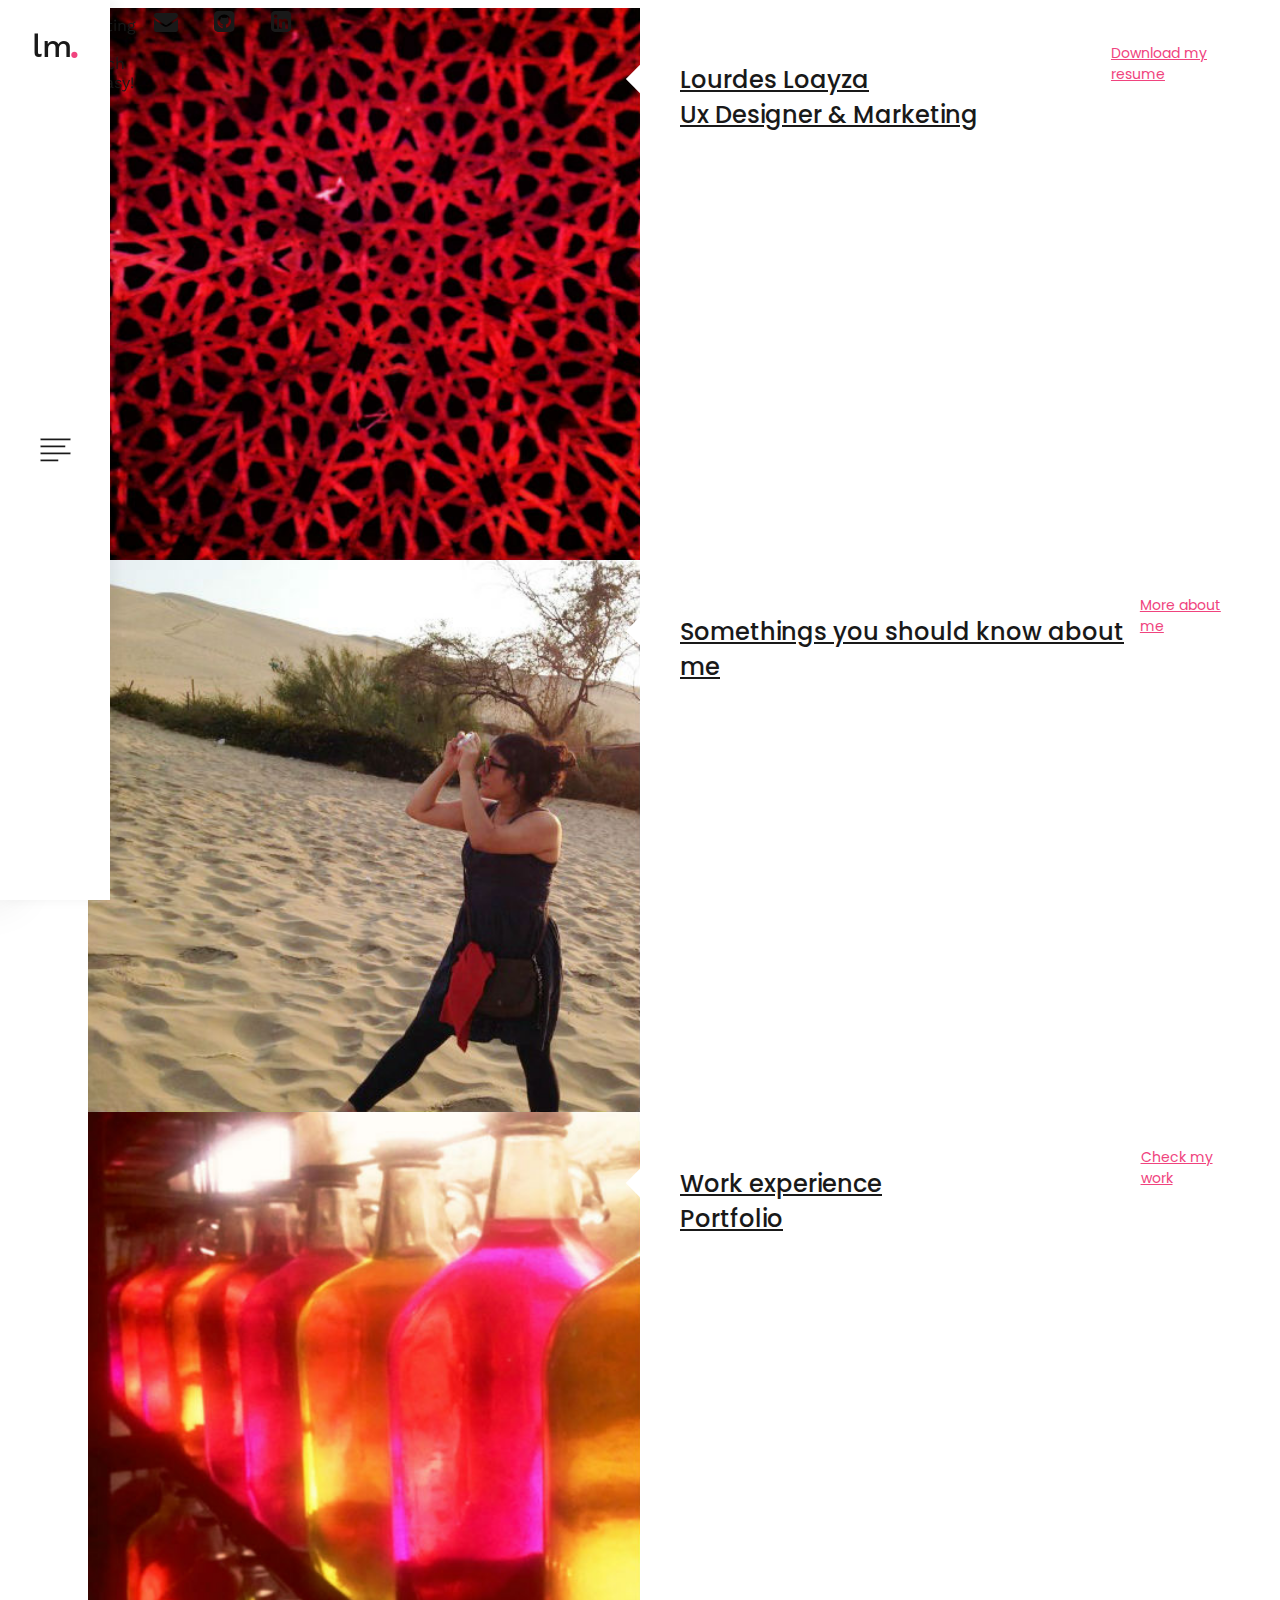
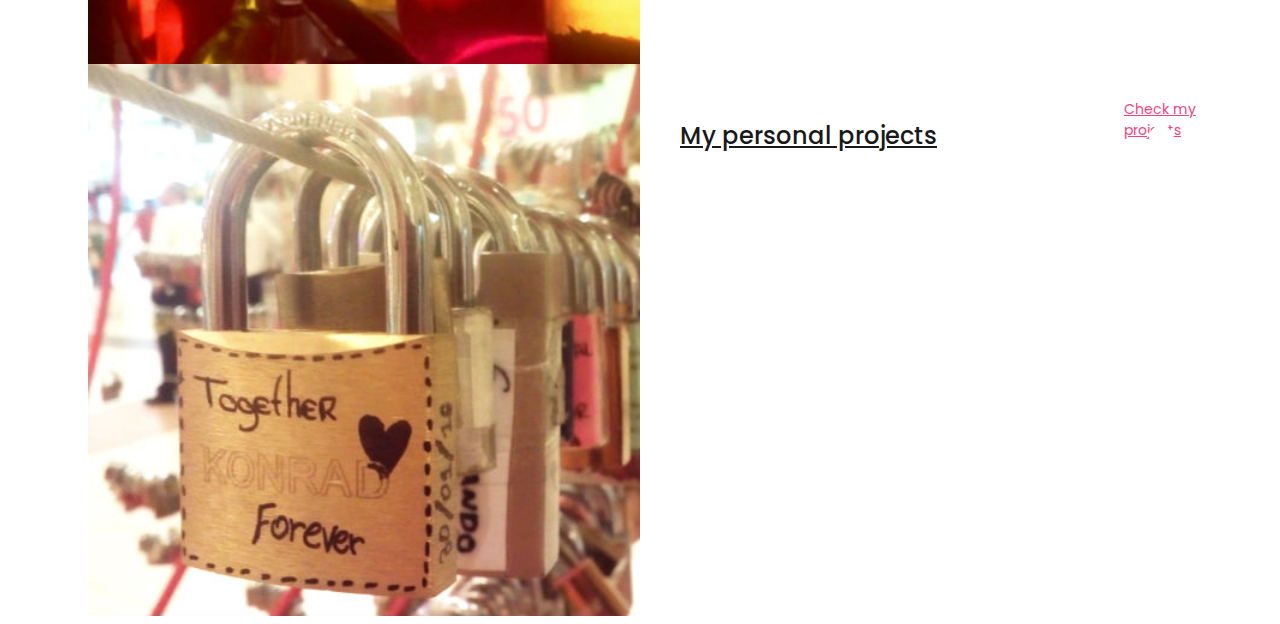
<file: index.html>
<!DOCTYPE html>
<html lang="en">

<head>
	<title>3lm</title>
	<!-- Required meta tags -->
	<meta charset="utf-8">
	<meta name="viewport" content="width=device-width, initial-scale=1, shrink-to-fit=no">
	<!-- Bootstrap CSS -->
	<link rel="stylesheet" href="https://stackpath.bootstrapcdn.com/bootstrap/4.1.3/css/bootstrap.min.css" integrity="sha384-MCw98/SFnGE8fJT3GXwEOngsV7Zt27NXFoaoApmYm81iuXoPkFOJwJ8ERdknLPMO"
	 crossorigin="anonymous">
	<!-- FontAwesome CSS -->
	<link rel="stylesheet" href="css/font-awesome.min.css">
	<!-- Styles -->
	<link rel="stylesheet" href="css/style.css">
</head>

<body>
	<!-- Bar navigation & header -->
	<header class="site-header">
		<div class="site-branding">
			<h1 class="site-title">
				<a href="index.html" rel="home">
					<img src="assets/images/logo.png" alt="Logo">
				</a>
			</h1>
		</div>
		<div class="hamburger-menu">
			<div class="menu-icon">
				<img src="assets/images/menu-icon.png" alt="menu icon">
			</div>
			<div class="menu-close-icon">
				<img src="assets/images/x.png" alt="menu close icon">
			</div>
		</div>
	</header>
	<nav class="site-navigation flex flex-column justify-content-between">
		<div class="site-branding d-none d-lg-block ">
			<h1 class="site-title">
				<a href="index.html" rel="home">
					<img src="assets/images/logo2.png" alt="Logo">
				</a>
			</h1>
			<p class="text-center"> Ux Designer & Marketing</p>
		</div>
		<ul class="main-menu flex flex-column justify-content-center">
			<li class="current-menu-item">
				<a href="index.html">Home</a>
			</li>
			<li>
				<a href="about_me.html">About me</a>
			</li>
			<li>
				<a href="portfolio.html">Portfolio</a>
			</li>
		</ul>
		<p class="text-center">
			Getting in touch is easy!
		</p>
		<!-- .social-profiles -->
		<div class="social-profiles">
			<ul class="flex justify-content-start justify-content-lg-center align-items-center">
				<li>
					<a href="mailto:loayza.lourdes@gmail.com?subject=Portafolio">
						<i class="fa fa-lg fa-envelope"></i>
					</a>
				</li>
				<li>
					<a href="https://github.com/LourdesLoayza" target="new">
						<i class="fa fa-lg fa-github-square"></i>
					</a>
				</li>
				<li>
					<a href="https://www.linkedin.com/in/lourdes-loayza-mesias/" target="new">
						<i class="fa fa-lg fa-linkedin-square"></i>
					</a>
				</li>
			</ul>
		</div>
	</nav>
	<!-- Principal content -->
	<div class="outer-container blog-page">
		<div class="container-fluid">
			<div class="row">
				<!-- Resume -->
				<div class="col-12 col-xl-6 no-padding">
					<div class="blog-content flex">
						<figure>
							<a href="#">
								<img src="assets/images/home1.jpg" alt="">
							</a>
						</figure>
						<div class="entry-content flex flex-column justify-content-between align-items-start">
							<header>
								<h3>
									<a href="#">Lourdes Loayza
										<br> Ux Designer & Marketing</a>
								</h3>
							</header>
							<footer class="flex flex-wrap align-items-center">
								<ul class="flex flex-wrap align-items-center">
									<li>
										<a href="https://www.figma.com/proto/VUyftp5w18w6QNRlUMlGsQPf/CV_LoayzaLourdes?scaling=min-zoom" target="new">Download my resume</a>
									</li>
								</ul>
							</footer>
						</div>
						<!-- .entry-content -->
					</div>
					<!-- .blog-content -->
				</div>
				<!-- About me -->
				<div class="col-12 col-xl-6 no-padding">
					<div class="blog-content flex">
						<figure>
							<a href="#">
								<img src="assets/images/home2.jpg" alt="">
							</a>
						</figure>
						<div class="entry-content flex flex-column justify-content-between align-items-start">
							<header>
								<h3>
									<a href="about_me.html">Somethings you should know about me</a>
								</h3>
							</header>
							<footer class="flex flex-wrap align-items-center">
								<ul class="flex flex-wrap align-items-center">
									<li>
										<a href="about_me.html">More about me</a>
									</li>
								</ul>
							</footer>
						</div>
						<!-- .entry-content -->
					</div>
					<!-- .blog-content -->
				</div>
				<!-- Work experience -->
				<div class="col-12 col-xl-6 no-padding">
					<div class="blog-content flex flex-xl-row-reverse">
						<figure>
							<a href="#">
								<img src="assets/images/home3.jpg" alt="">
							</a>
						</figure>

						<div class="entry-content flex flex-column justify-content-between align-items-start">
							<header>
								<h3>
									<a href="portfolio.html">Work experience
										<br> Portfolio</a>
								</h3>
							</header>
							<footer class="flex flex-wrap align-items-center">
								<ul class="flex flex-wrap align-items-center">
									<li>
										<a href="portfolio.html">Check my work</a>
									</li>
								</ul>
							</footer>
						</div>
						<!-- .entry-content -->
					</div>
					<!-- .blog-content -->
				</div>
				<!-- My projects -->
				<div class="col-12 col-xl-6 no-padding">
					<div class="blog-content flex flex-row-reverse">
						<figure>
							<a href="#">
								<img src="assets/images/home4.jpg" alt="">
							</a>
						</figure>
						<div class="entry-content flex flex-column justify-content-between align-items-start">
							<header>
								<h3>
									<a href="portfolio.html">My personal projects</a>
								</h3>
							</header>
							<footer class="flex flex-wrap align-items-center">
								<ul class="flex flex-wrap align-items-center">
									<li>
										<a href="portfolio.html">Check my projects</a>
									</li>
								</ul>
							</footer>
						</div>
						<!-- .entry-content -->
					</div>
					<!-- .blog-content -->
				</div>
			</div>
		</div>
	</div>
	<!-- Bootstrap JS -->
	<script src="https://code.jquery.com/jquery-3.3.1.slim.min.js" integrity="sha384-q8i/X+965DzO0rT7abK41JStQIAqVgRVzpbzo5smXKp4YfRvH+8abtTE1Pi6jizo"
	 crossorigin="anonymous"></script>
	<script src="https://cdnjs.cloudflare.com/ajax/libs/popper.js/1.14.3/umd/popper.min.js" integrity="sha384-ZMP7rVo3mIykV+2+9J3UJ46jBk0WLaUAdn689aCwoqbBJiSnjAK/l8WvCWPIPm49"
	 crossorigin="anonymous"></script>
	<script src="https://stackpath.bootstrapcdn.com/bootstrap/4.1.3/js/bootstrap.min.js" integrity="sha384-ChfqqxuZUCnJSK3+MXmPNIyE6ZbWh2IMqE241rYiqJxyMiZ6OW/JmZQ5stwEULTy"
	 crossorigin="anonymous"></script>
	<!-- JS -->
	<script type='text/javascript' src='js/jquery.js'></script>
	<script type='text/javascript' src='js/custom.js'></script>

</body>

</html>
</file>
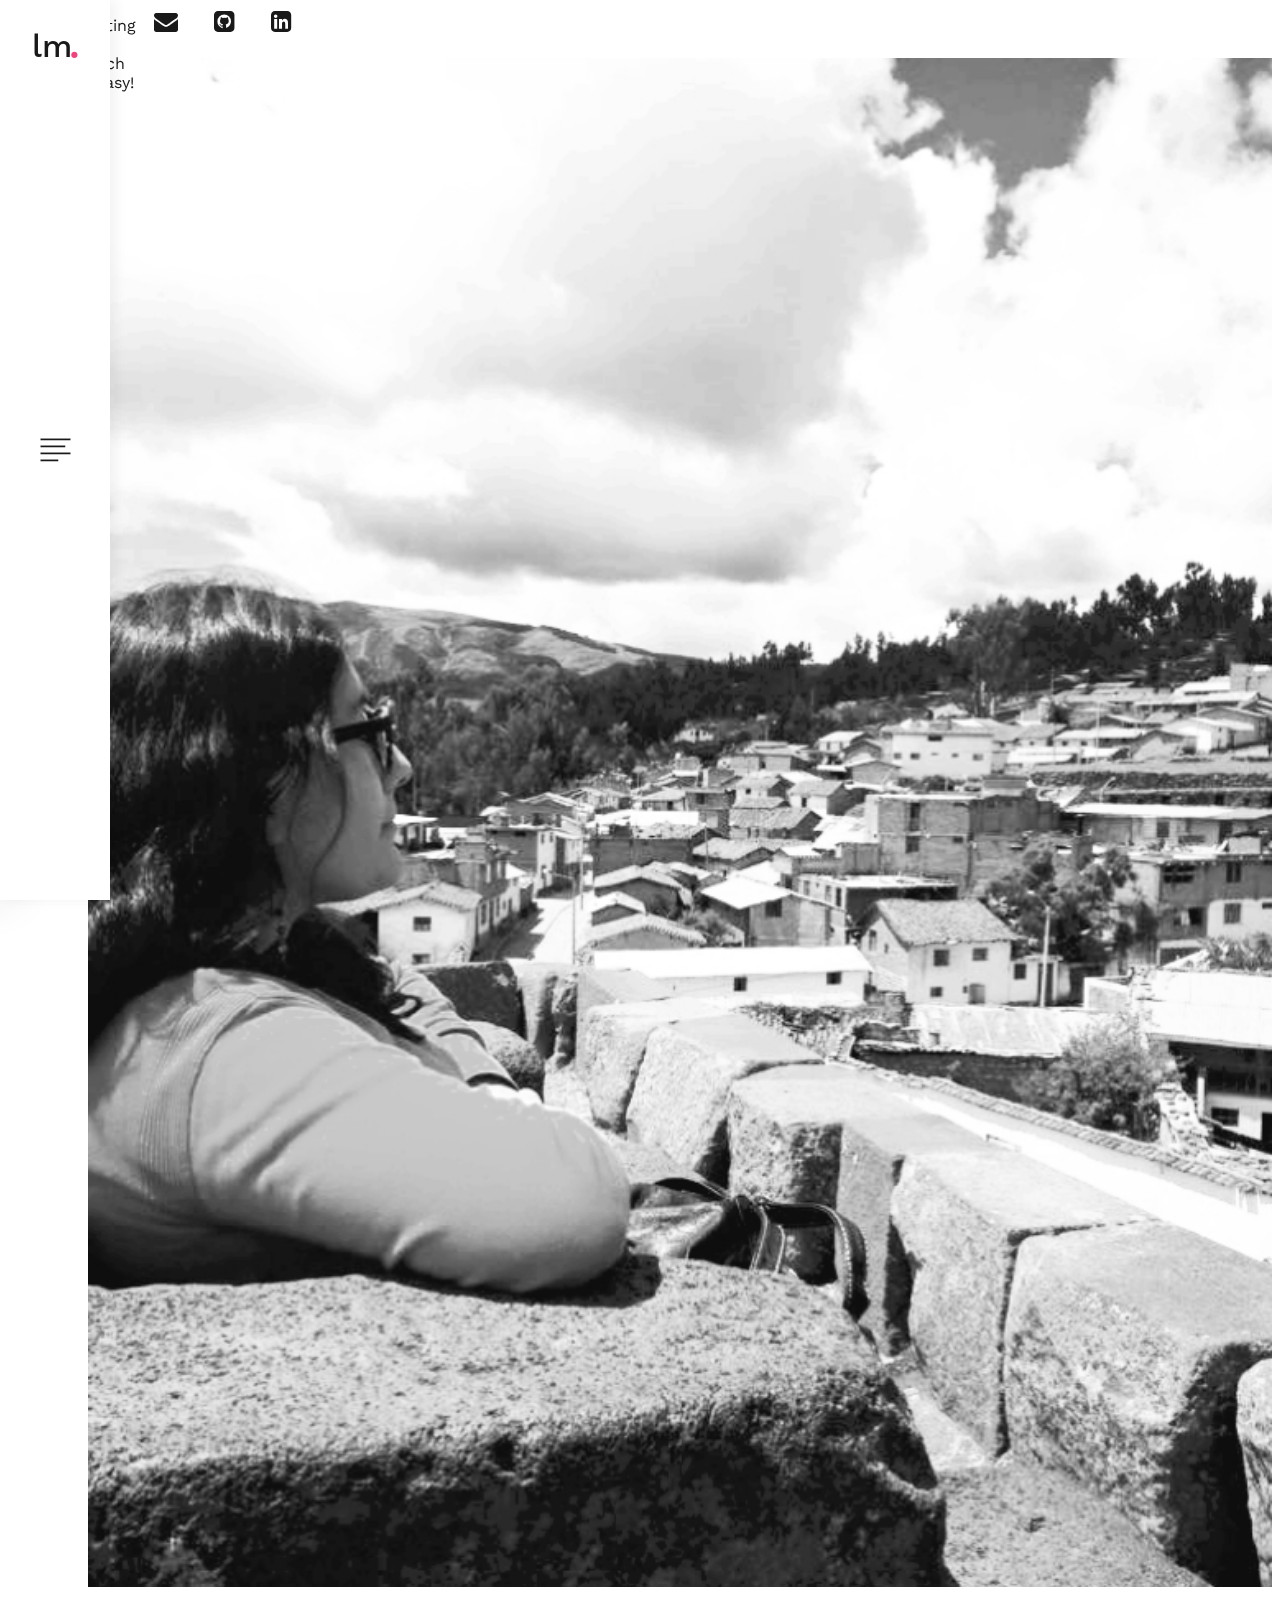
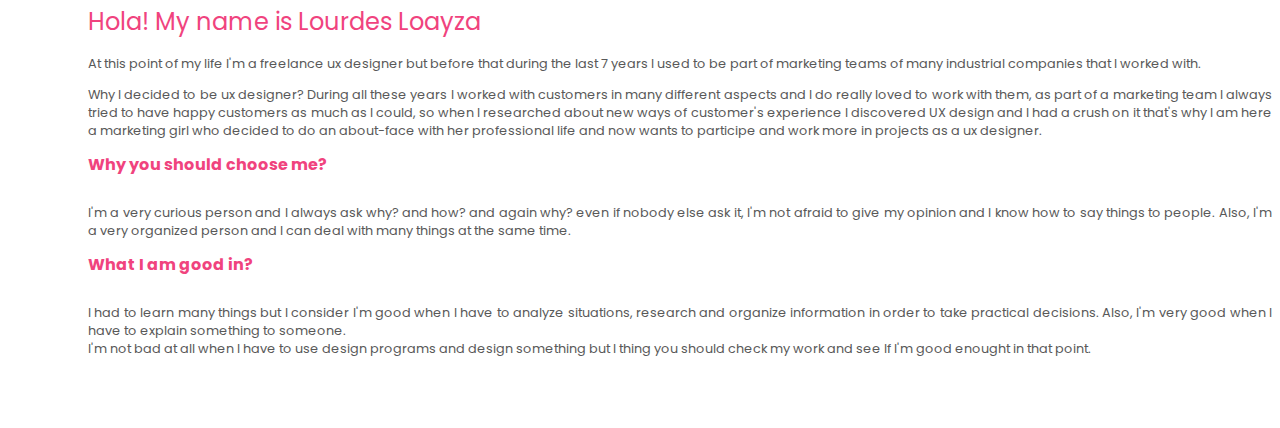
<file: about_me.html>
<!DOCTYPE html>
<html lang="en">

<head>
	<title>3lm</title>
	<!-- Required meta tags -->
	<meta charset="utf-8">
	<meta name="viewport" content="width=device-width, initial-scale=1, shrink-to-fit=no">
	<!-- Bootstrap CSS -->
	<link rel="stylesheet" href="https://stackpath.bootstrapcdn.com/bootstrap/4.1.3/css/bootstrap.min.css" integrity="sha384-MCw98/SFnGE8fJT3GXwEOngsV7Zt27NXFoaoApmYm81iuXoPkFOJwJ8ERdknLPMO"
	 crossorigin="anonymous">
	<!-- FontAwesome CSS -->
	<link rel="stylesheet" href="css/font-awesome.min.css">
	<!-- Styles -->
	<link rel="stylesheet" href="css/style.css">
</head>

<body>
	<!-- Bar navigation & header -->
	<header class="site-header">
		<div class="site-branding">
			<h1 class="site-title">
				<a href="index.html" rel="home">
					<img src="assets/images/logo.png" alt="Logo">
				</a>
			</h1>
		</div>
		<div class="hamburger-menu">
			<div class="menu-icon">
				<img src="assets/images/menu-icon.png" alt="menu icon">
			</div>
			<div class="menu-close-icon">
				<img src="assets/images/x.png" alt="menu close icon">
			</div>
		</div>
	</header>

	<nav class="site-navigation flex flex-column justify-content-between">
		<div class="site-branding d-none d-lg-block ">
			<h1 class="site-title">
				<a href="index.html" rel="home">
					<img src="assets/images/logo2.png" alt="Logo">
				</a>
			</h1>
			<p class="text-center"> Ux Designer & Marketing</p>
		</div>
		<ul class="main-menu flex flex-column justify-content-center">
			<li class="current-menu-item">
				<a href="index.html">Home</a>
			</li>
			<li>
				<a href="about_me.html">About me</a>
			</li>
			<li>
				<a href="portfolio.html">Portfolio</a>
			</li>
		</ul>
		<p class="text-center">
			Getting in touch is easy!
		</p>
		<!-- .social-profiles -->
		<div class="social-profiles">
			<ul class="flex justify-content-start justify-content-lg-center align-items-center">
				<li>
					<a href="mailto:loayza.lourdes@gmail.com?subject=Portafolio">
						<i class="fa fa-lg fa-envelope"></i>
					</a>
				</li>
				<li>
					<a href="https://github.com/LourdesLoayza" target="new">
						<i class="fa fa-lg fa-github-square"></i>
					</a>
				</li>
				<li>
					<a href="https://www.linkedin.com/in/lourdes-loayza-mesias/" target="new">
						<i class="fa fa-lg fa-linkedin-square"></i>
					</a>
				</li>
			</ul>
		</div>
	</nav>

	<div class="outer-container">
		<div class="single-post">
			<div class="container">
				<!-- Space -->
				<div class="row">
					<div class="col">
						<ul class="breadcrumbs flex align-items-center">
						</ul>
					</div>
				</div>
				<!-- About me -->
				<div class="row">
					<!-- Image about me -->
					<div class="col-lg-4">
						<div class="featured-img">
							<figure>
								<img src="assets/images/profile.JPG" alt="Profile">
							</figure>
						</div>
					</div>
					<!-- Content about me -->
					<div class="col-lg-8">
						<div class="content-area">
							<header class="entry-header">
								<h1>Hola! My name is Lourdes Loayza</h1>
							</header>
							<div class="entry-content">
								<p>At this point of my life I'm a freelance ux designer but before that during the last 7 years I used to be part of
									marketing teams of many industrial companies that I worked with. </p>
								<p> Why I decided to be ux designer? During all these years I worked with customers in many different aspects and I do
									really loved to work with them, as part of a marketing team I always tried to have happy customers as much as I
									could, so when I researched about new ways of customer's experience I discovered UX design and I had a crush on
									it that's why I am here a marketing girl who decided to do an about-face with her professional life and now wants
									to participe and work more in projects as a ux designer.</p>
								<h5>Why you should choose me?</h5>
								<p>I'm a very curious person and I always ask why? and how? and again why? even if nobody else ask it, I'm not afraid
									to give my opinion and I know how to say things to people. Also, I'm a very organized person and I can deal with
									many things at the same time.
								</p>
								<h5>What I am good in?</h5>
								<p>I had to learn many things but I consider I'm good when I have to analyze situations, research and organize information
									in order to take practical decisions. Also, I'm very good when I have to explain something to someone.
									<br> I'm not bad at all when I have to use design programs and design something but I thing you should check my work
									and see If I'm good enought in that point.</p>
							</div>
						</div>
					</div>
				</div>
			</div>
		</div>
	</div>
	</div>

	<!-- Bootstrap JS -->
	<script src="https://code.jquery.com/jquery-3.3.1.slim.min.js" integrity="sha384-q8i/X+965DzO0rT7abK41JStQIAqVgRVzpbzo5smXKp4YfRvH+8abtTE1Pi6jizo"
	 crossorigin="anonymous"></script>
	<script src="https://cdnjs.cloudflare.com/ajax/libs/popper.js/1.14.3/umd/popper.min.js" integrity="sha384-ZMP7rVo3mIykV+2+9J3UJ46jBk0WLaUAdn689aCwoqbBJiSnjAK/l8WvCWPIPm49"
	 crossorigin="anonymous"></script>
	<script src="https://stackpath.bootstrapcdn.com/bootstrap/4.1.3/js/bootstrap.min.js" integrity="sha384-ChfqqxuZUCnJSK3+MXmPNIyE6ZbWh2IMqE241rYiqJxyMiZ6OW/JmZQ5stwEULTy"
	 crossorigin="anonymous"></script>
	<!-- JS -->
	<script type='text/javascript' src='js/jquery.js'></script>
	<script type='text/javascript' src='js/custom.js'></script>

</body>

</html>
</file>
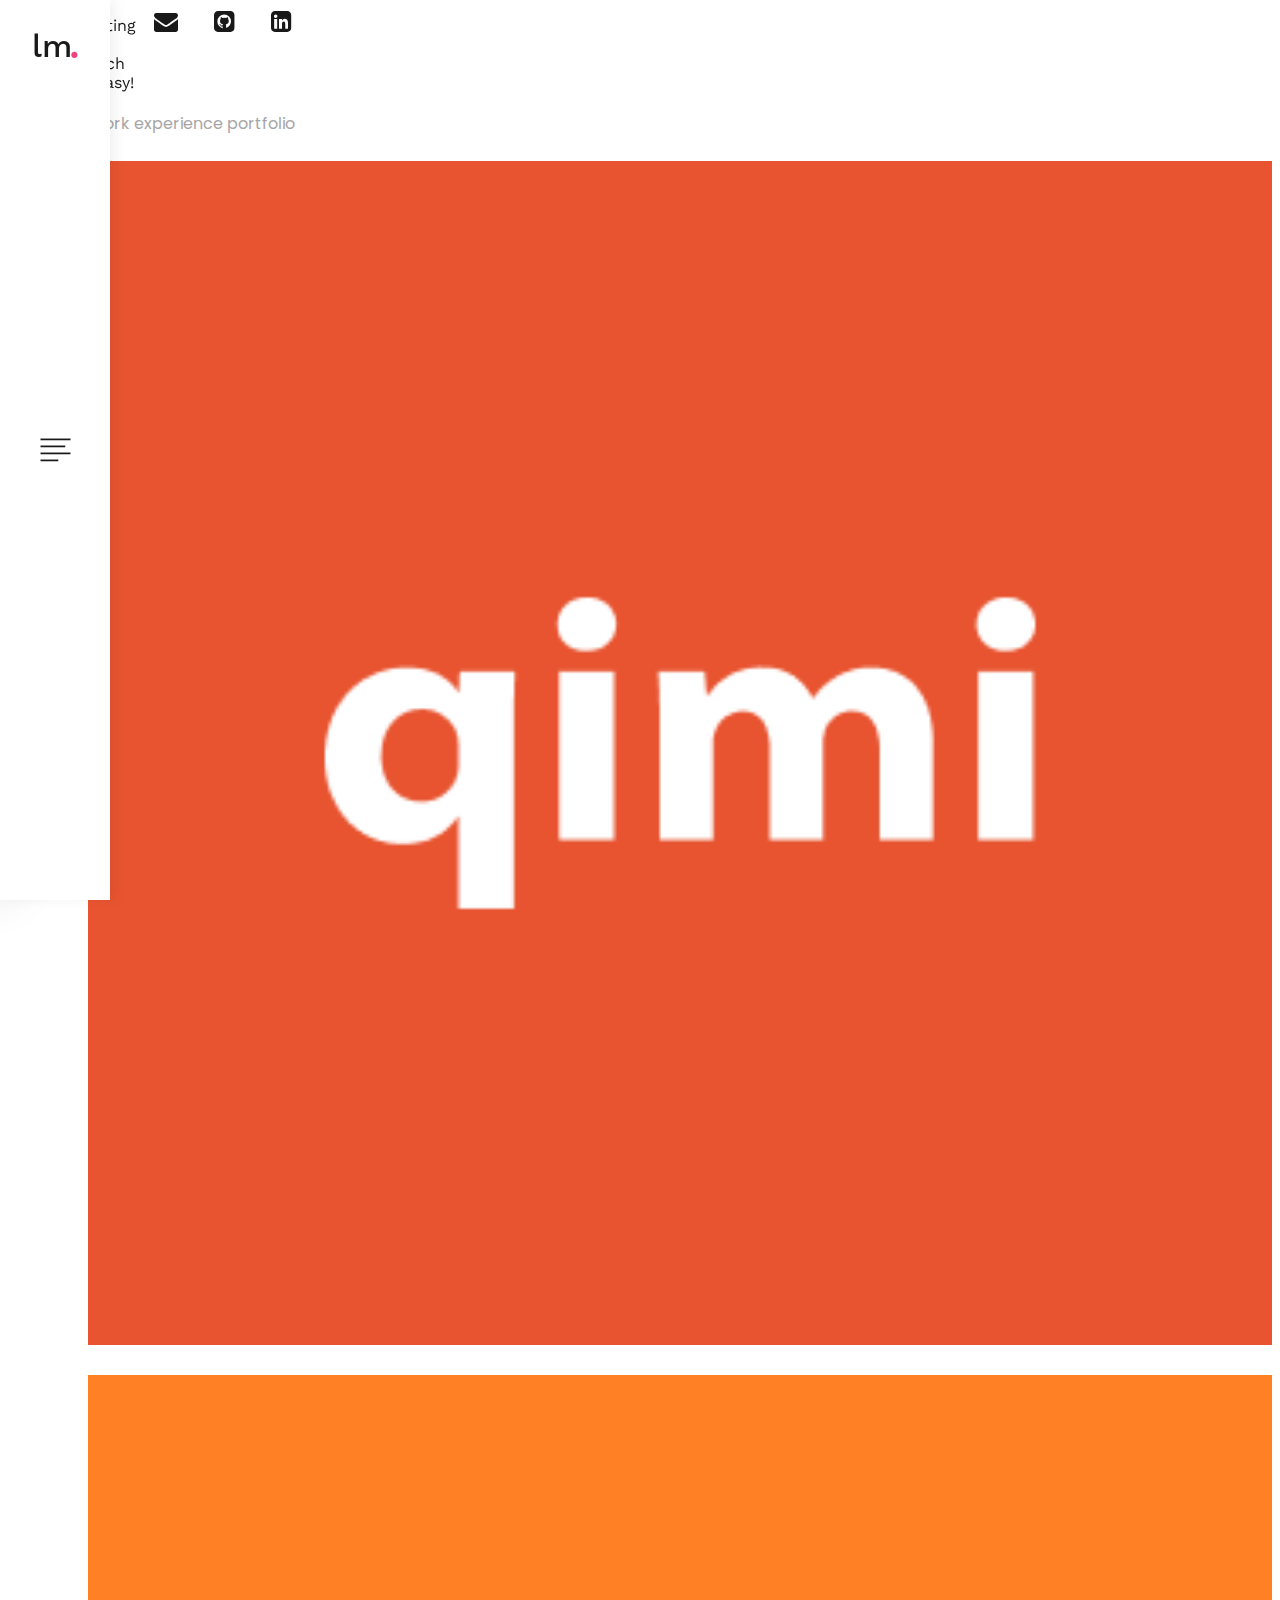
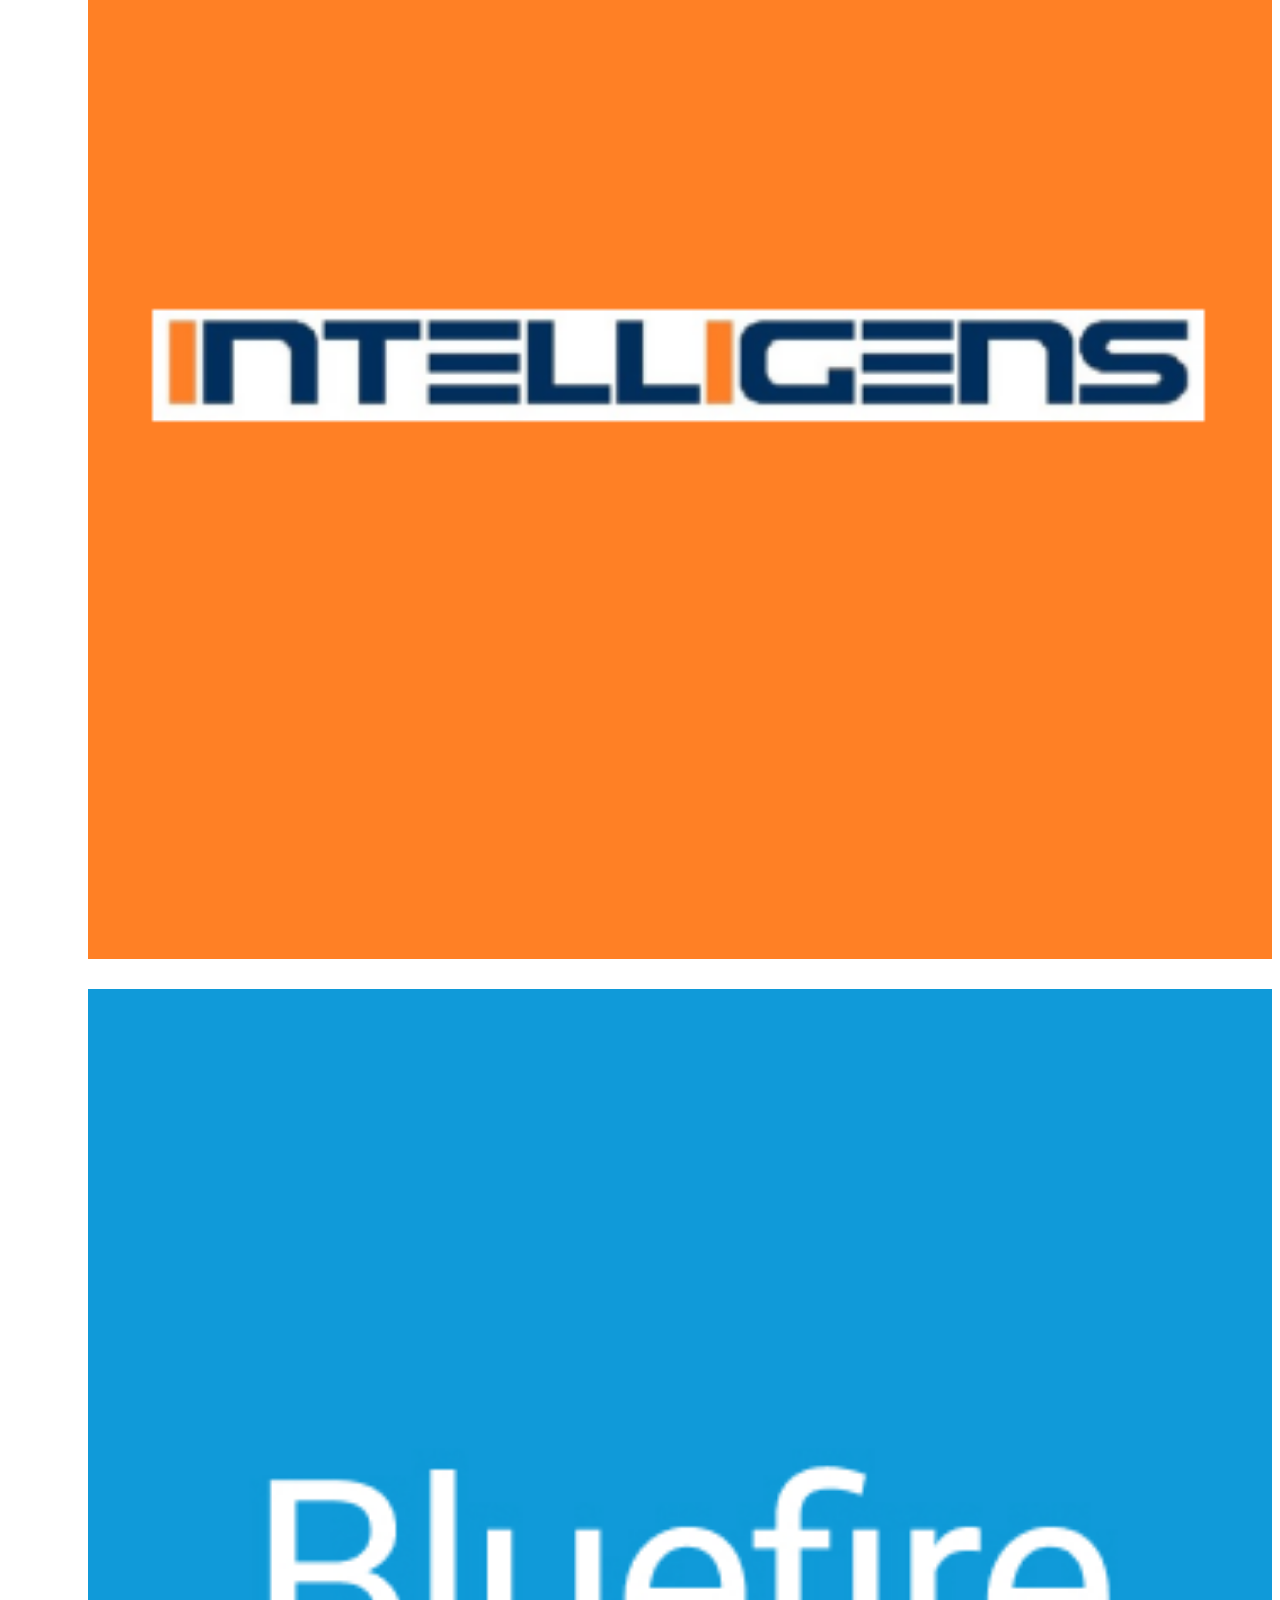
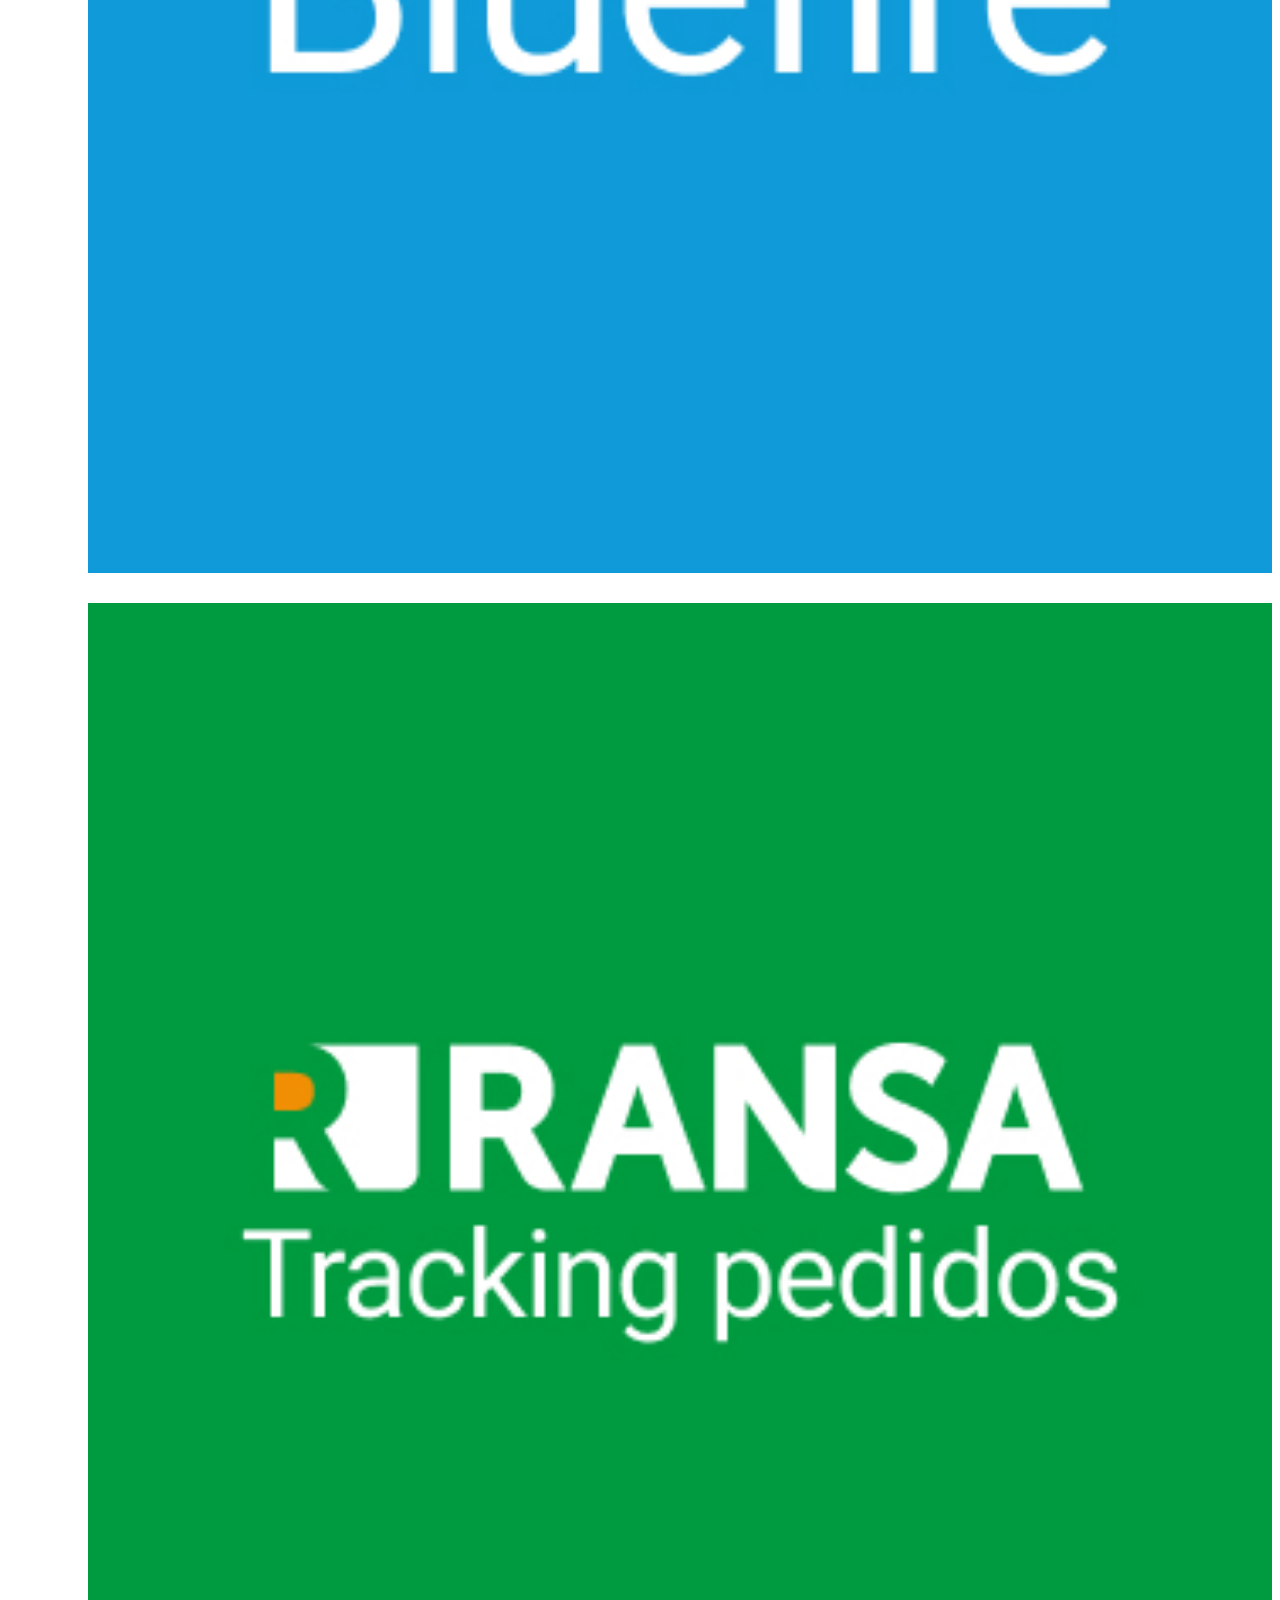
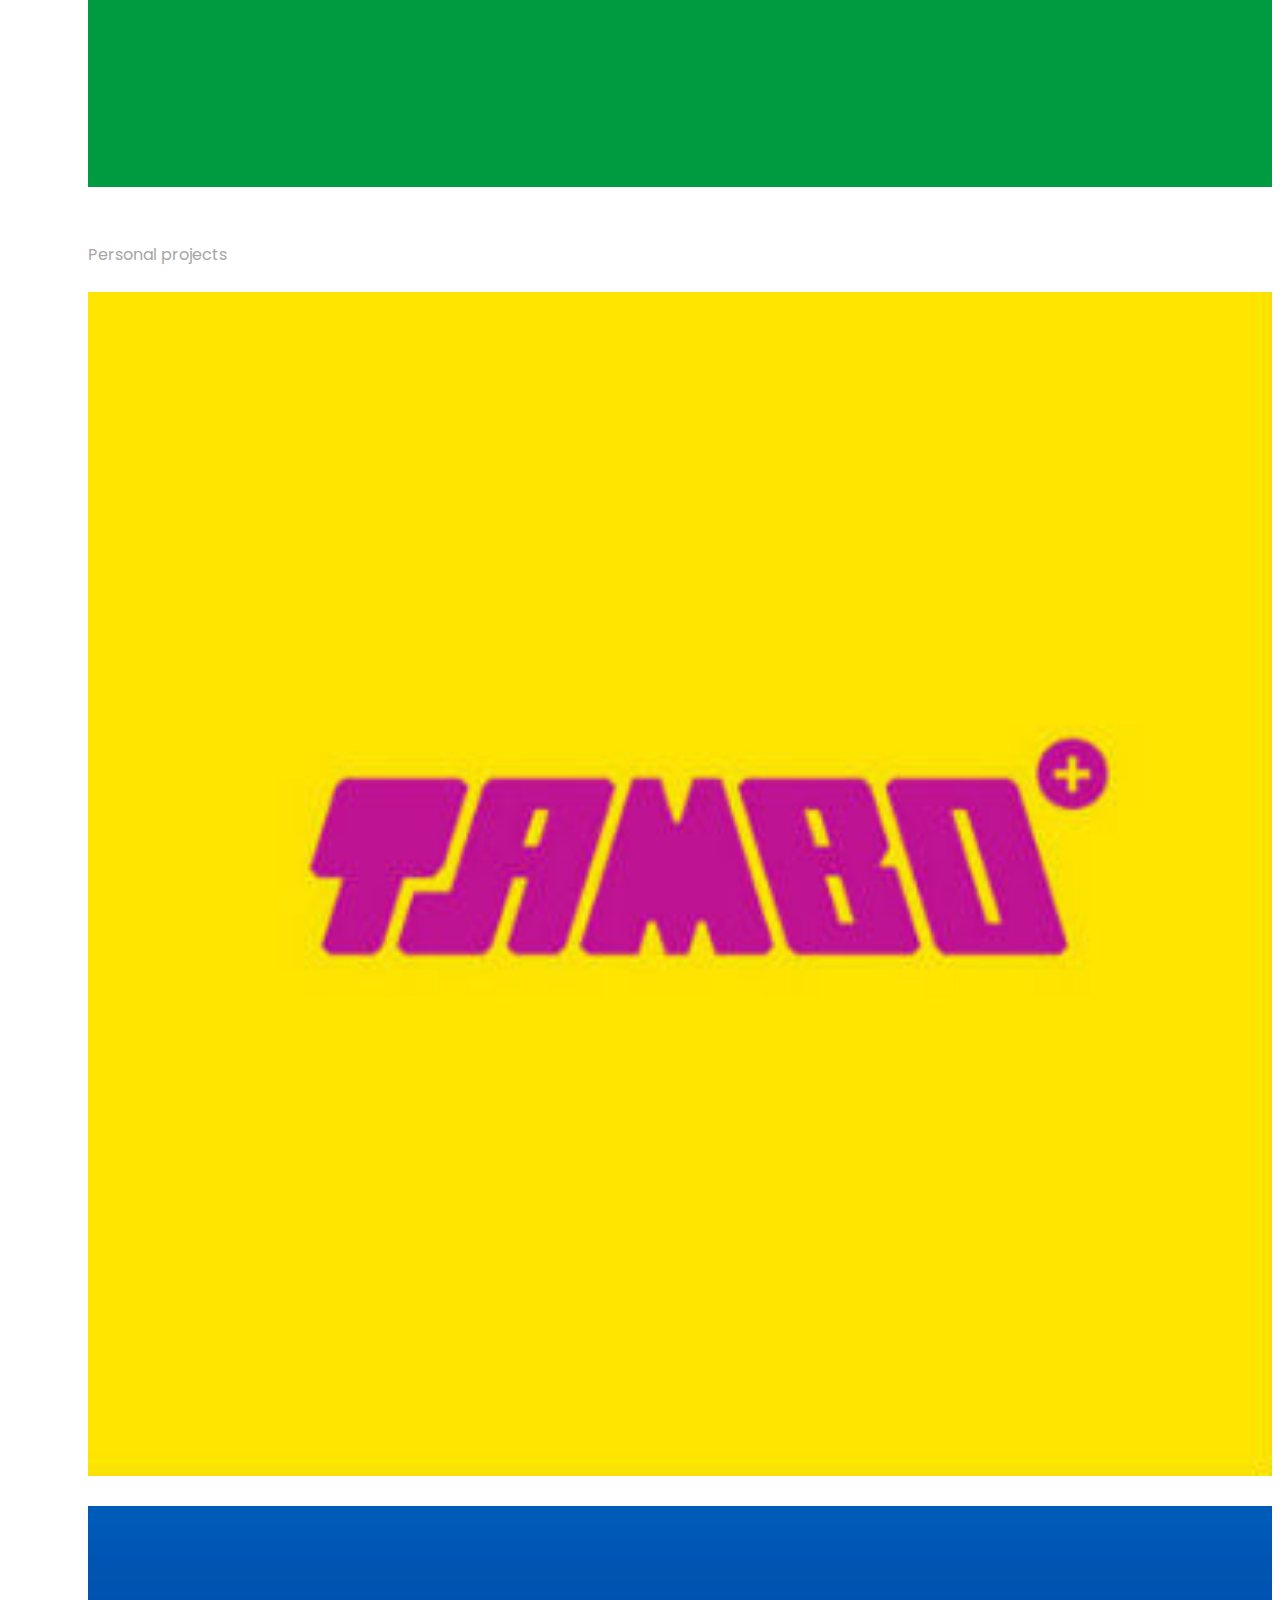
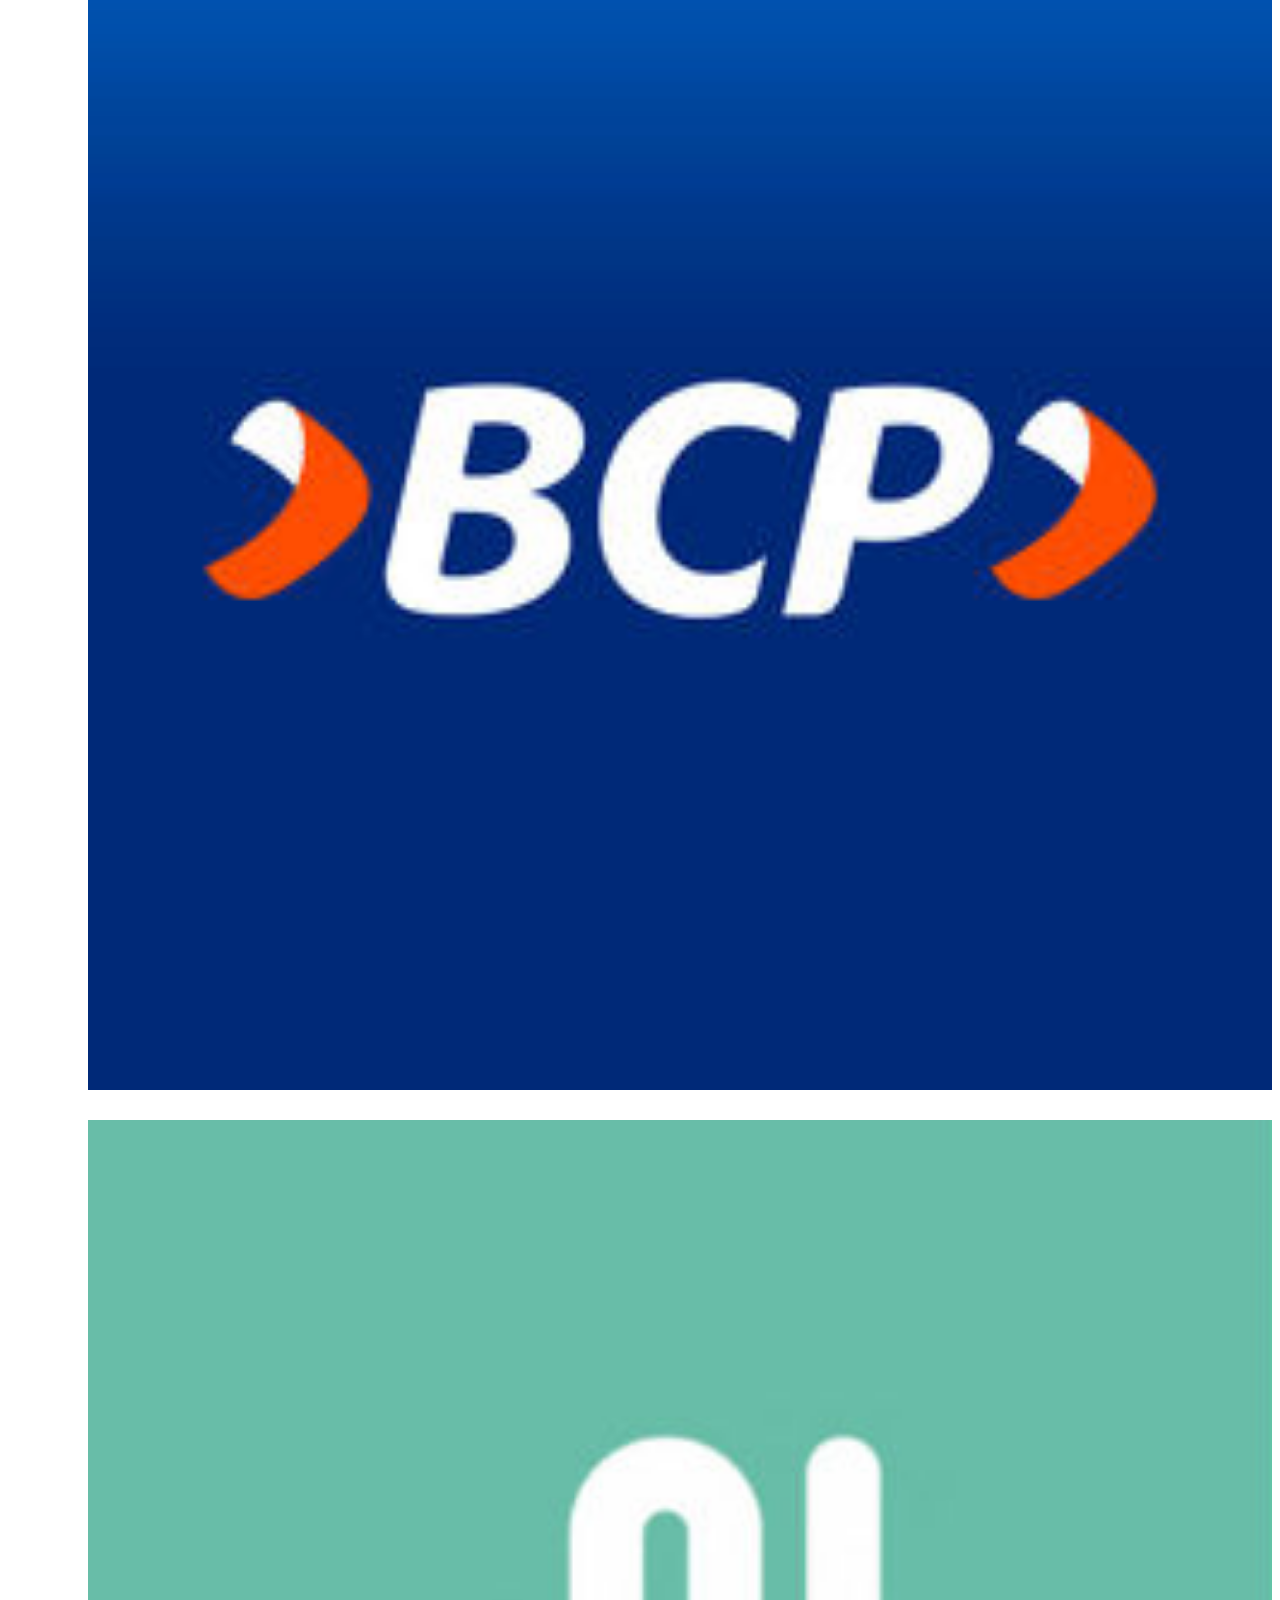
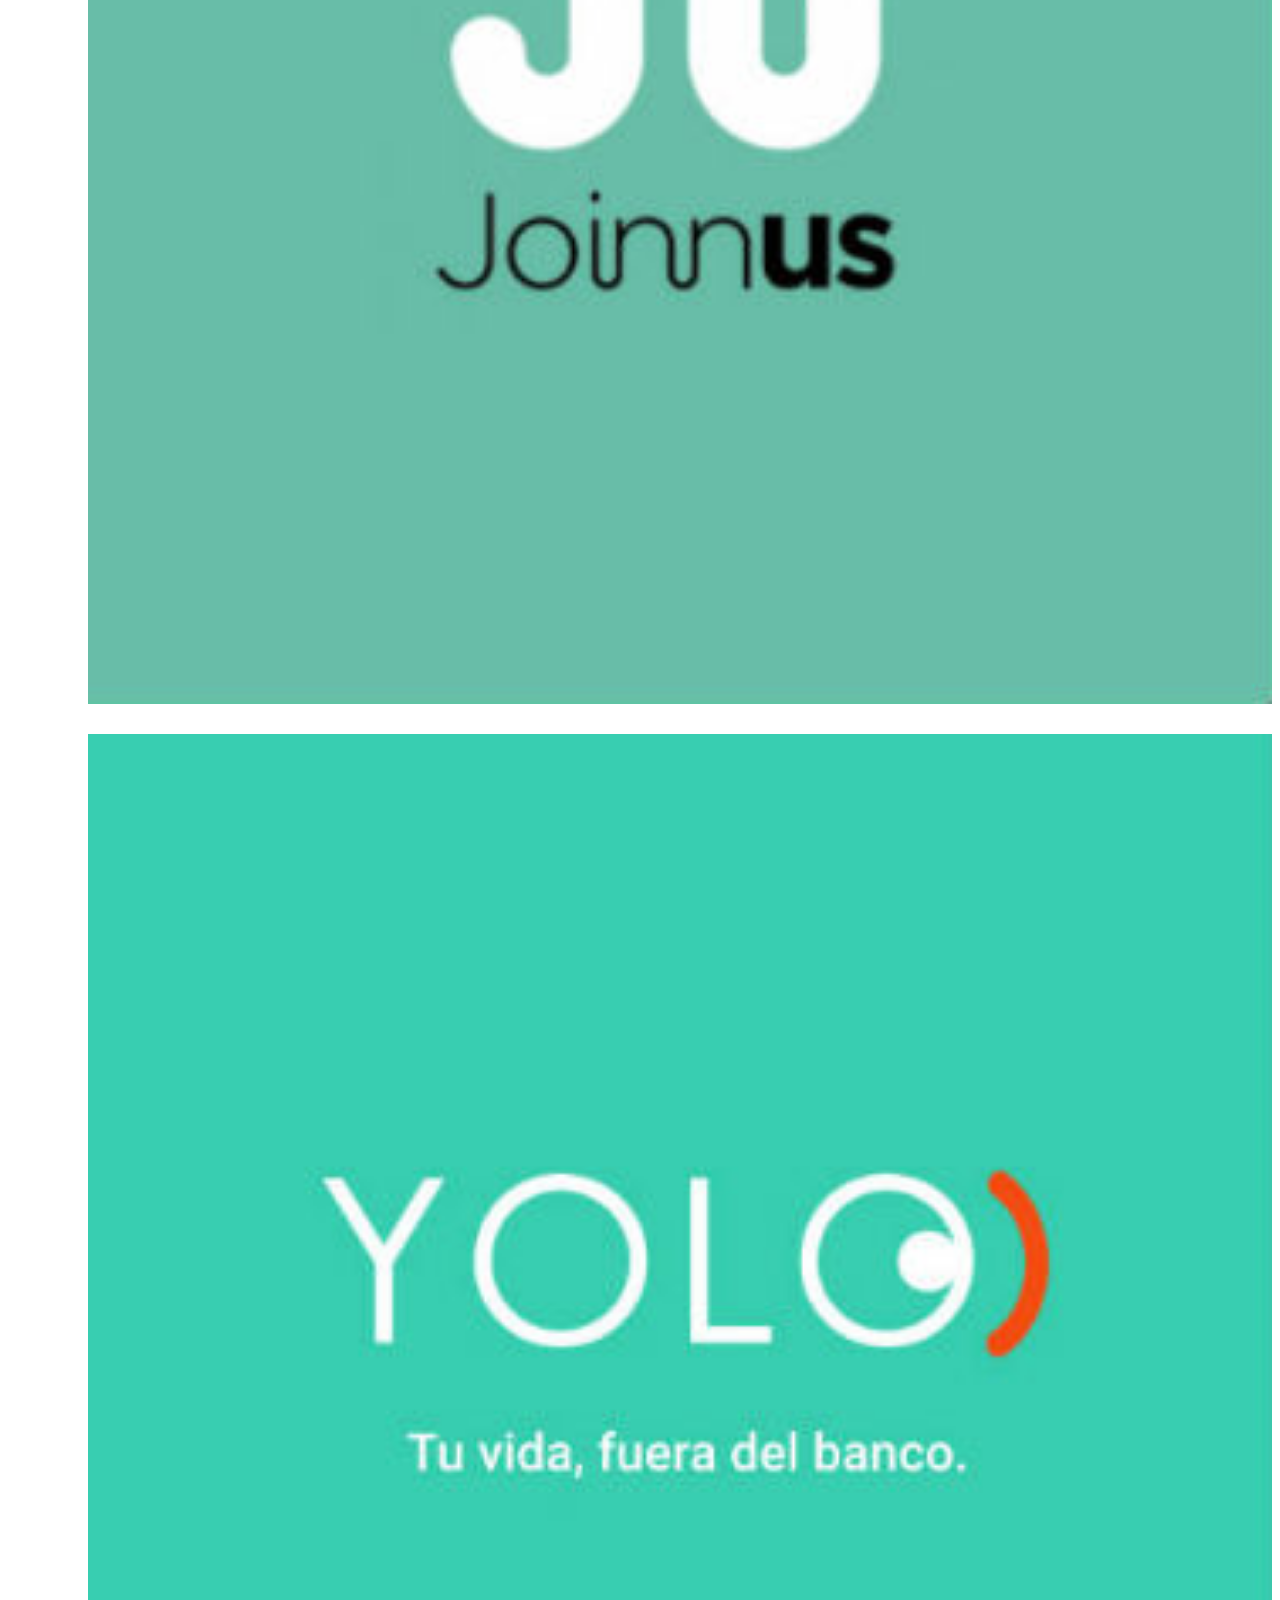
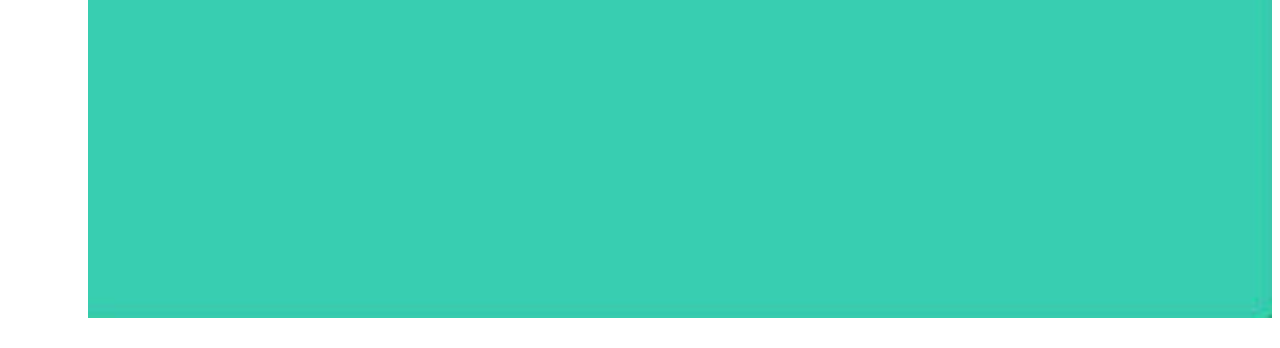
<file: portfolio.html>
<!DOCTYPE html>
<html lang="en">


<head>
	<title>3lm</title>
	<!-- Required meta tags -->
	<meta charset="utf-8">
	<meta name="viewport" content="width=device-width, initial-scale=1, shrink-to-fit=no">
	<!-- Bootstrap CSS -->
	<link rel="stylesheet" href="https://stackpath.bootstrapcdn.com/bootstrap/4.1.3/css/bootstrap.min.css"
		integrity="sha384-MCw98/SFnGE8fJT3GXwEOngsV7Zt27NXFoaoApmYm81iuXoPkFOJwJ8ERdknLPMO" crossorigin="anonymous">
	<!-- FontAwesome CSS -->
	<link rel="stylesheet" href="css/font-awesome.min.css">
	<!-- Styles -->
	<link rel="stylesheet" href="css/style.css">
</head>

<body>
	<!-- Bar navigation & header -->
	<header class="site-header">
		<div class="site-branding">
			<h1 class="site-title">
				<a href="index.html" rel="home">
					<img src="assets/images/logo.png" alt="Logo">
				</a>
			</h1>
		</div>
		<div class="hamburger-menu">
			<div class="menu-icon">
				<img src="assets/images/menu-icon.png" alt="menu icon">
			</div>
			<div class="menu-close-icon">
				<img src="assets/images/x.png" alt="menu close icon">
			</div>
		</div>
	</header>
	<nav class="site-navigation flex flex-column justify-content-between">
		<div class="site-branding d-none d-lg-block ">
			<h1 class="site-title">
				<a href="index.html" rel="home">
					<img src="assets/images/logo2.png" alt="Logo">
				</a>
			</h1>
			<p class="text-center"> Ux Designer & Marketing</p>
		</div>
		<ul class="main-menu flex flex-column justify-content-center">
			<li class="current-menu-item">
				<a href="index.html">Home</a>
			</li>
			<li>
				<a href="about_me.html">About me</a>
			</li>
			<li>
				<a href="portfolio.html">Portfolio</a>
			</li>
		</ul>
		<p class="text-center">
			Getting in touch is easy!
		</p>
		<!-- .social-profiles -->
		<div class="social-profiles">
			<ul class="flex justify-content-start justify-content-lg-center align-items-center">
				<li>
					<a href="mailto:loayza.lourdes@gmail.com?subject=Portafolio">
						<i class="fa fa-lg fa-envelope"></i>
					</a>
				</li>
				<li>
					<a href="https://github.com/LourdesLoayza" target="new">
						<i class="fa fa-lg fa-github-square"></i>
					</a>
				</li>
				<li>
					<a href="https://www.linkedin.com/in/lourdes-loayza-mesias/" target="new">
						<i class="fa fa-lg fa-linkedin-square"></i>
					</a>
				</li>
			</ul>
		</div>
	</nav>
	<div class="nav-bar-sep d-lg-none"></div>
	<div class="outer-container">
		<div class="container portfolio-page">
			<!-- Work experience portfolio -->
			<div class="row">
				<div class="col">
					<ul class="breadcrumbs flex align-items-center">
						<li>Work experience portfolio</li>
					</ul>
				</div>
			</div>
			<!-- Work experience portfolio detail -->
			<div class="row">
				<div class="col-12 col-md-6 col-lg-3">
					<div class="portfolio-content">
						<figure>
							<img src="assets/images/1.png" alt="Qimi CMMS">
						</figure>
						<div class="entry-content flex flex-column align-items-center justify-content-center">
							<h3>
								Qimi CMMS
							</h3>
							<ul class="flex flex-wrap justify-content-center">
								<li>
									<a href="https://www.figma.com/proto/csD2CHzDPMWGEMArZCLCsifl/Ux-projects-resume?node-id=502%3A2&scaling=min-zoom" target="new">Read more</a>
								</li>
							</ul>
						</div>
					</div>
				</div>
				<div class="col-12 col-md-6 col-lg-3">
					<div class="portfolio-content">
						<figure>
							<img src="assets/images/2.png" alt="Inteligens home">
						</figure>
						<div class="entry-content flex flex-column align-items-center justify-content-center">
							<h3>
								Inteligens
							</h3>
							<ul class="flex flex-wrap justify-content-center">
								<li>
									<a href="portfolio2.html">Read more</a>
								</li>
							</ul>
						</div>
					</div>
				</div>
				<div class="col-12 col-md-6 col-lg-3">
					<div class="portfolio-content">
						<figure>
							<img src="assets/images/3.jpg" alt="Bluefire">
						</figure>
						<div class="entry-content flex flex-column align-items-center justify-content-center">
							<h3>
								Bluefire
							</h3>
							<ul class="flex flex-wrap justify-content-center">
								<li>
									<a href="portfolio3.html">Read more</a>
								</li>
							</ul>
						</div>
					</div>
				</div>
				<div class="col-12 col-md-6 col-lg-3">
					<div class="portfolio-content">
						<figure>
							<img src="assets/images/4.jpg" alt="Ransa tracking">
						</figure>
						<div class="entry-content flex flex-column align-items-center justify-content-center">
							<h3>
								Ransa tracking
							</h3>
							<ul class="flex flex-wrap justify-content-center">
								<li>
									<a href="portfolio4.html">Read more</a>
								</li>
							</ul>
						</div>
					</div>
				</div>
			</div>
			<!-- Personal projects -->
			<div class="row">
				<div class="col">
					<ul class="breadcrumbs flex align-items-center">
						<li>Personal projects</li>
					</ul>
				</div>
			</div>
			<div class="row">
				<div class="col-12 col-md-6 col-lg-3">
					<div class="portfolio-content">
						<figure>
							<img src="assets/images/5.jpg" alt="">
						</figure>
						<div class="entry-content flex flex-column align-items-center justify-content-center">
							<h3>
								Tambo
							</h3>
							<ul class="flex flex-wrap justify-content-center">
								<li>
									<a href="portfolio5.html">Read more</a>
								</li>
							</ul>
						</div>
					</div>
				</div>
				<div class="col-12 col-md-6 col-lg-3">
					<div class="portfolio-content">
						<figure>
							<img src="assets/images/6.jpg" alt="BCP Hackaton">
						</figure>
						<div class="entry-content flex flex-column align-items-center justify-content-center">
							<h3>
								BCP Hackaton
							</h3>
							<ul class="flex flex-wrap justify-content-center">
								<li>
									<a href="portfolio6.html">Read more</a>
								</li>
							</ul>
						</div>
					</div>
				</div>
				<div class="col-12 col-md-6 col-lg-3">
					<div class="portfolio-content">
						<figure>
							<img src="assets/images/7.jpg" alt="Joinnus">
						</figure>
						<div class="entry-content flex flex-column align-items-center justify-content-center">
							<h3>
								Joinnus
							</h3>
							<ul class="flex flex-wrap justify-content-center">
								<li>
									<a href="portfolio7.html">Read more</a>
								</li>
							</ul>
						</div>
					</div>
				</div>
				<div class="col-12 col-md-6 col-lg-3">
					<div class="portfolio-content">
						<figure>
							<img src="assets/images/8.jpg" alt="Yolo">
						</figure>
						<div class="entry-content flex flex-column align-items-center justify-content-center">
							<h3>
								Yolo
							</h3>
							<ul class="flex flex-wrap justify-content-center">
								<li>
									<a href="portfolio8.html">Read more</a>
								</li>
							</ul>
						</div>
					</div>
				</div>
			</div>
		</div>
	</div>
	</div>
	<!-- Bootstrap JS -->
	<script src="https://code.jquery.com/jquery-3.3.1.slim.min.js"
		integrity="sha384-q8i/X+965DzO0rT7abK41JStQIAqVgRVzpbzo5smXKp4YfRvH+8abtTE1Pi6jizo"
		crossorigin="anonymous"></script>
	<script src="https://cdnjs.cloudflare.com/ajax/libs/popper.js/1.14.3/umd/popper.min.js"
		integrity="sha384-ZMP7rVo3mIykV+2+9J3UJ46jBk0WLaUAdn689aCwoqbBJiSnjAK/l8WvCWPIPm49"
		crossorigin="anonymous"></script>
	<script src="https://stackpath.bootstrapcdn.com/bootstrap/4.1.3/js/bootstrap.min.js"
		integrity="sha384-ChfqqxuZUCnJSK3+MXmPNIyE6ZbWh2IMqE241rYiqJxyMiZ6OW/JmZQ5stwEULTy"
		crossorigin="anonymous"></script>
	<!-- JS -->
	<script type='text/javascript' src='js/jquery.js'></script>
	<script type='text/javascript' src='js/custom.js'></script>

</body>

</html>
</file>
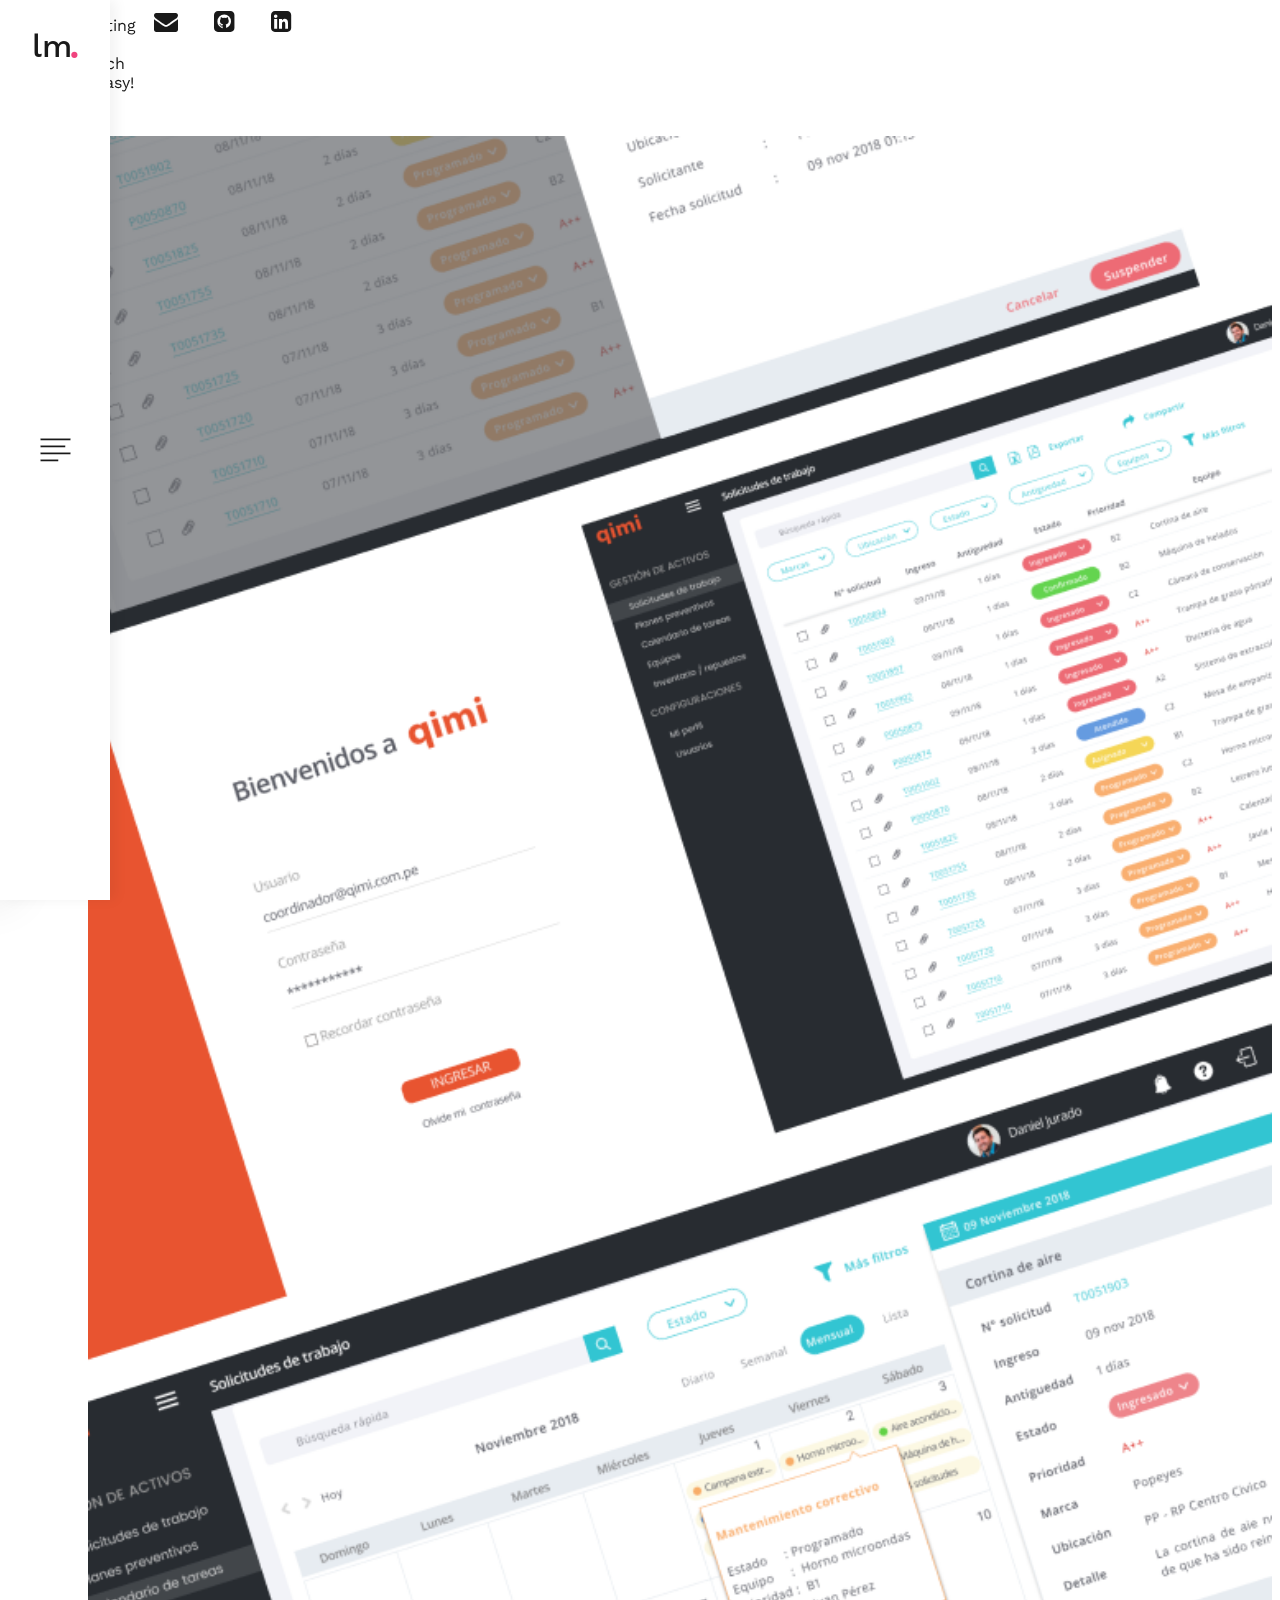
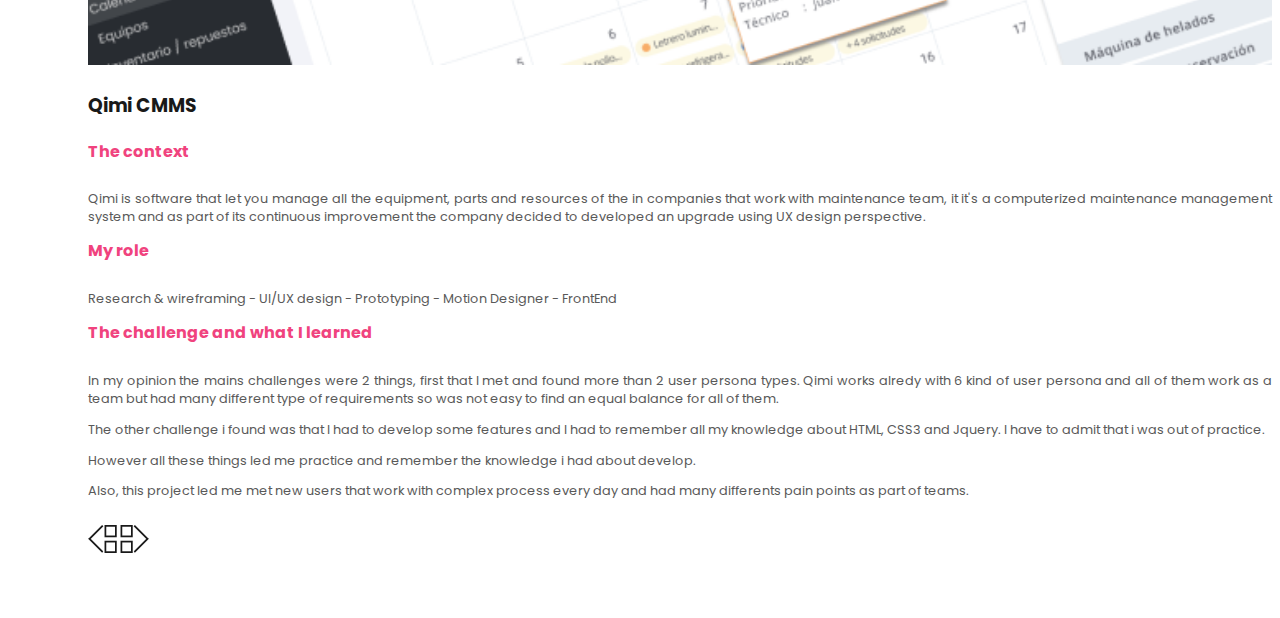
<file: portfolio1.html>
<!DOCTYPE html>
<html lang="en">

<head>
  <title>3lm</title>
  <!-- Required meta tags -->
  <meta charset="utf-8">
  <meta name="viewport" content="width=device-width, initial-scale=1, shrink-to-fit=no">
  <!-- Bootstrap CSS -->
  <link rel="stylesheet" href="https://stackpath.bootstrapcdn.com/bootstrap/4.1.3/css/bootstrap.min.css" integrity="sha384-MCw98/SFnGE8fJT3GXwEOngsV7Zt27NXFoaoApmYm81iuXoPkFOJwJ8ERdknLPMO"
    crossorigin="anonymous">
  <!-- FontAwesome CSS -->
  <link rel="stylesheet" href="css/font-awesome.min.css">
  <!-- Styles -->
  <link rel="stylesheet" href="css/style.css">
</head>

<body>
  <!-- Bar navigation & header -->
  <header class="site-header">
    <div class="site-branding">
      <h1 class="site-title">
        <a href="index.html" rel="home">
          <img src="assets/images/logo.png" alt="Logo">
        </a>
      </h1>
    </div>
    <div class="hamburger-menu">
      <div class="menu-icon">
        <img src="assets/images/menu-icon.png" alt="menu icon">
      </div>
      <div class="menu-close-icon">
        <img src="assets/images/x.png" alt="menu close icon">
      </div>
    </div>
  </header>
  <nav class="site-navigation flex flex-column justify-content-between">
    <div class="site-branding d-none d-lg-block ">
      <h1 class="site-title">
        <a href="index.html" rel="home">
          <img src="assets/images/logo2.png" alt="Logo">
        </a>
      </h1>
      <p class="text-center"> Ux Designer & Marketing</p>
    </div>
    <ul class="main-menu flex flex-column justify-content-center">
      <li class="current-menu-item">
        <a href="index.html">Home</a>
      </li>
      <li>
        <a href="about_me.html">About me</a>
      </li>
      <li>
        <a href="portfolio.html">Portfolio</a>
      </li>
    </ul>
    <p class="text-center">
      Getting in touch is easy!
    </p>
    <!-- .social-profiles -->
    <div class="social-profiles">
      <ul class="flex justify-content-start justify-content-lg-center align-items-center">
        <li>
          <a href="mailto:loayza.lourdes@gmail.com?subject=Portafolio">
            <i class="fa fa-lg fa-envelope"></i>
          </a>
        </li>
        <li>
          <a href="https://github.com/LourdesLoayza" target="new">
            <i class="fa fa-lg fa-github-square"></i>
          </a>
        </li>
        <li>
          <a href="https://www.linkedin.com/in/lourdes-loayza-mesias/" target="new">
            <i class="fa fa-lg fa-linkedin-square"></i>
          </a>
        </li>
      </ul>
    </div>
  </nav>

  <div class="nav-bar-sep d-lg-none"></div>

  <div class="outer-container">
    <div class="single-post">
      <div class="container">
        <div class="row">
          <div class="col">
            <ul class="breadcrumbs flex align-items-center">
            </ul>
          </div>
        </div>
        <div class="row">
          <div class="col-4">
            <div class="featured-img">
              <figure>
                <img src="assets/images/portafolio1.png" alt="Qimi CMMS">
              </figure>
            </div>
          </div>
          
          <div class="col-12 col-lg-8">
            <div class="content-area">
              <header class="entry-header">
                <h3>Qimi CMMS</h3>
              </header>
              <div class="entry-content">
                <h5>The context</h5>
                <p>Qimi is software that let you manage all the equipment, parts and resources of the in companies that work with maintenance team, it it's a computerized maintenance management system and as part of its continuous improvement the company decided to developed an upgrade using UX design perspective.
                <h5>My role</h5>
                <p>Research & wireframing - UI/UX design - Prototyping - Motion Designer - FrontEnd</p>
                <h5>The challenge and what I learned</h5>          
                <p> In my opinion the mains challenges were 2 things, first that I met and found more than 2 user persona types. Qimi works alredy with 6 kind of user persona and all of them work as a team but had many different type of requirements so was not easy to find an equal balance for all of them. </p>
                 <p>The other challenge i found was that I had to develop some features and I had to remember all my knowledge about HTML, CSS3 and Jquery. I have to admit that i was out of practice.</p>
                <p>However all these things led me practice and remember the knowledge i had about develop.</p>
                <p> Also, this project led me met new users that work with complex process every day and had many differents pain points as part of teams.</p>
              </div>
              <div class="col">
                <nav class="post-nav">
                  <ul class="flex justify-content-between align-items-center">
                    <li>
                      <a href="portfolio8.html">
                        <img src="images/angle-left.png" alt="Previous">
                      </a>
                    </li>
                    <li>
                      <a href="portfolio.html">
                        <img src="images/portfolio-icon.png" alt="Back to Portfolio">
                      </a>
                    </li>
                    <li>
                      <a href="portfolio2.html">
                        <img src="images/angle-right.png" alt="Next">
                      </a>
                    </li>
                  </ul>
                </nav>
              </div>
            </div>
          </div>
        </div>
      </div>
    </div>
  </div>

  <script type='text/javascript' src='js/jquery.js'></script>
  <script type='text/javascript' src='js/custom.js'></script>

</body>

</html>
</file>
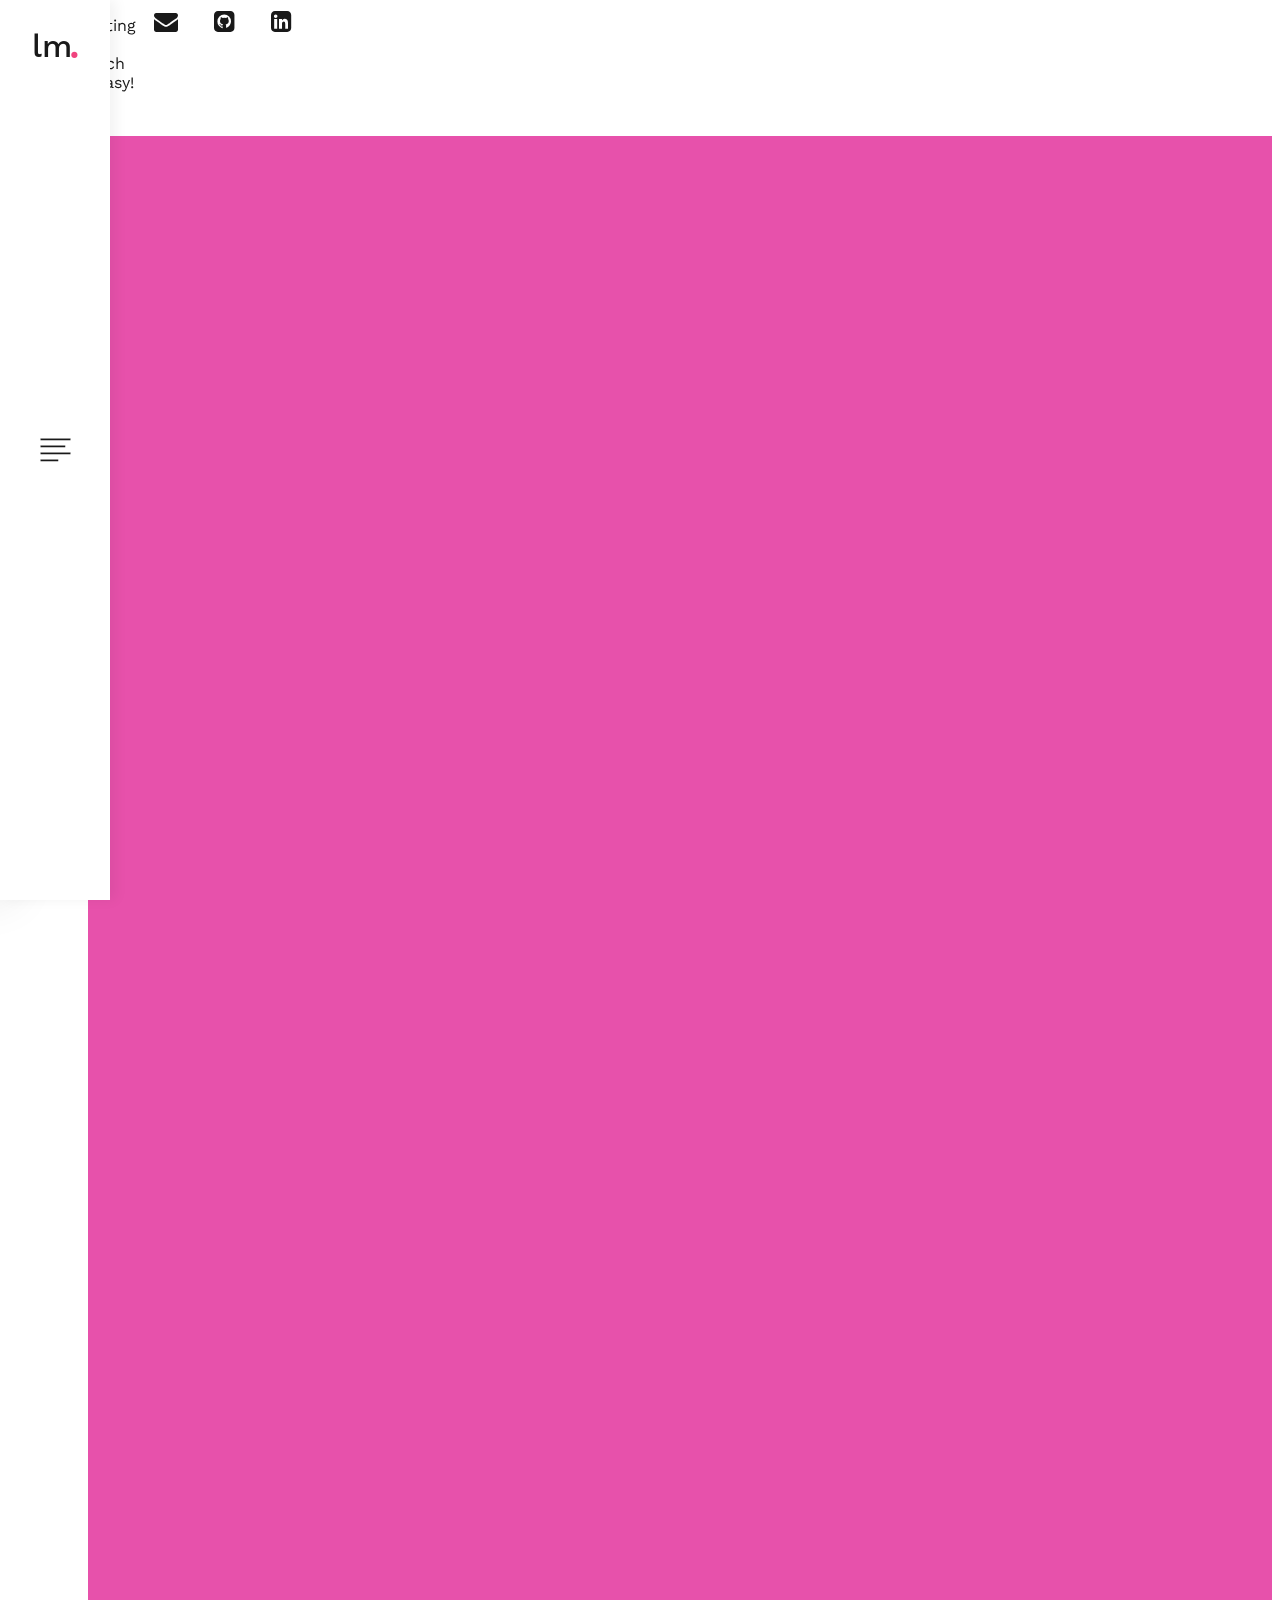
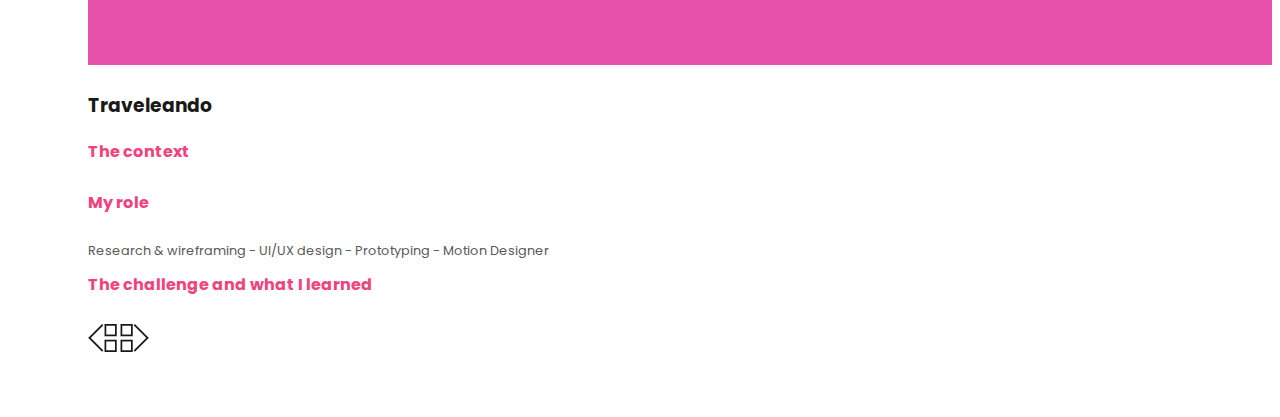
<file: portfolio10.html>
<!DOCTYPE html>
<html lang="en">

<head>
  <title>3lm</title>
  <!-- Required meta tags -->
  <meta charset="utf-8">
  <meta name="viewport" content="width=device-width, initial-scale=1, shrink-to-fit=no">
  <!-- Bootstrap CSS -->
  <link rel="stylesheet" href="https://stackpath.bootstrapcdn.com/bootstrap/4.1.3/css/bootstrap.min.css" integrity="sha384-MCw98/SFnGE8fJT3GXwEOngsV7Zt27NXFoaoApmYm81iuXoPkFOJwJ8ERdknLPMO"
    crossorigin="anonymous">
  <!-- FontAwesome CSS -->
  <link rel="stylesheet" href="css/font-awesome.min.css">
  <!-- Styles -->
  <link rel="stylesheet" href="css/style.css">
</head>

<body>
  <!-- Bar navigation & header -->
  <header class="site-header">
    <div class="site-branding">
      <h1 class="site-title">
        <a href="index.html" rel="home">
          <img src="assets/images/logo.png" alt="Logo">
        </a>
      </h1>
    </div>
    <div class="hamburger-menu">
      <div class="menu-icon">
        <img src="assets/images/menu-icon.png" alt="menu icon">
      </div>
      <div class="menu-close-icon">
        <img src="assets/images/x.png" alt="menu close icon">
      </div>
    </div>
  </header>
  <nav class="site-navigation flex flex-column justify-content-between">
    <div class="site-branding d-none d-lg-block ">
      <h1 class="site-title">
        <a href="index.html" rel="home">
          <img src="assets/images/logo2.png" alt="Logo">
        </a>
      </h1>
      <p class="text-center"> Ux Designer & Marketing</p>
    </div>
    <ul class="main-menu flex flex-column justify-content-center">
      <li class="current-menu-item">
        <a href="index.html">Home</a>
      </li>
      <li>
        <a href="about_me.html">About me</a>
      </li>
      <li>
        <a href="portfolio.html">Portfolio</a>
      </li>
    </ul>
    <p class="text-center">
      Getting in touch is easy!
    </p>
    <!-- .social-profiles -->
    <div class="social-profiles">
      <ul class="flex justify-content-start justify-content-lg-center align-items-center">
        <li>
          <a href="mailto:loayza.lourdes@gmail.com?subject=Portafolio">
            <i class="fa fa-lg fa-envelope"></i>
          </a>
        </li>
        <li>
          <a href="https://github.com/LourdesLoayza" target="new">
            <i class="fa fa-lg fa-github-square"></i>
          </a>
        </li>
        <li>
          <a href="https://www.linkedin.com/in/lourdes-loayza-mesias/" target="new">
            <i class="fa fa-lg fa-linkedin-square"></i>
          </a>
        </li>
      </ul>
    </div>
  </nav>

  <div class="nav-bar-sep d-lg-none"></div>

  <div class="outer-container">
    <div class="single-post">
      <div class="container">
        <div class="row">
          <div class="col">
            <ul class="breadcrumbs flex align-items-center">
            </ul>
          </div>
        </div>
        <div class="row">
          <div class="col-4">
            <div class="featured-img">
              <figure>
                <img src="assets/images/portfolio.jpg" alt="Portfolio">
              </figure>
            </div>
          </div>
          
          <div class="col-12 col-lg-8">
            <div class="content-area">
              <header class="entry-header">
                <h3>Traveleando</h3>
              </header>
              <div class="entry-content">
                <h5>The context</h5>
                <p></p>
                <h5>My role</h5>
                <p>Research & wireframing - UI/UX design - Prototyping - Motion Designer</p>
                <h5>The challenge and what I learned</h5>
                <p></p>
                <p></p>
                <p></p>
              </div>
              <div class="col">
                <nav class="post-nav">
                  <ul class="flex justify-content-between align-items-center">
                    <li>
                      <a href="portfolio6.html">
                        <img src="images/angle-left.png" alt="Previous">
                      </a>
                    </li>
                    <li>
                      <a href="portfolio.html">
                        <img src="images/portfolio-icon.png" alt="Back to Portfolio">
                      </a>
                    </li>
                    <li>
                      <a href="portfolio8.html">
                        <img src="images/angle-right.png" alt="Next">
                      </a>
                    </li>
                  </ul>
                </nav>
              </div>
            </div>
          </div>
        </div>
      </div>
    </div>
  </div>

  <script type='text/javascript' src='js/jquery.js'></script>
  <script type='text/javascript' src='js/custom.js'></script>

</body>

</html>
</file>
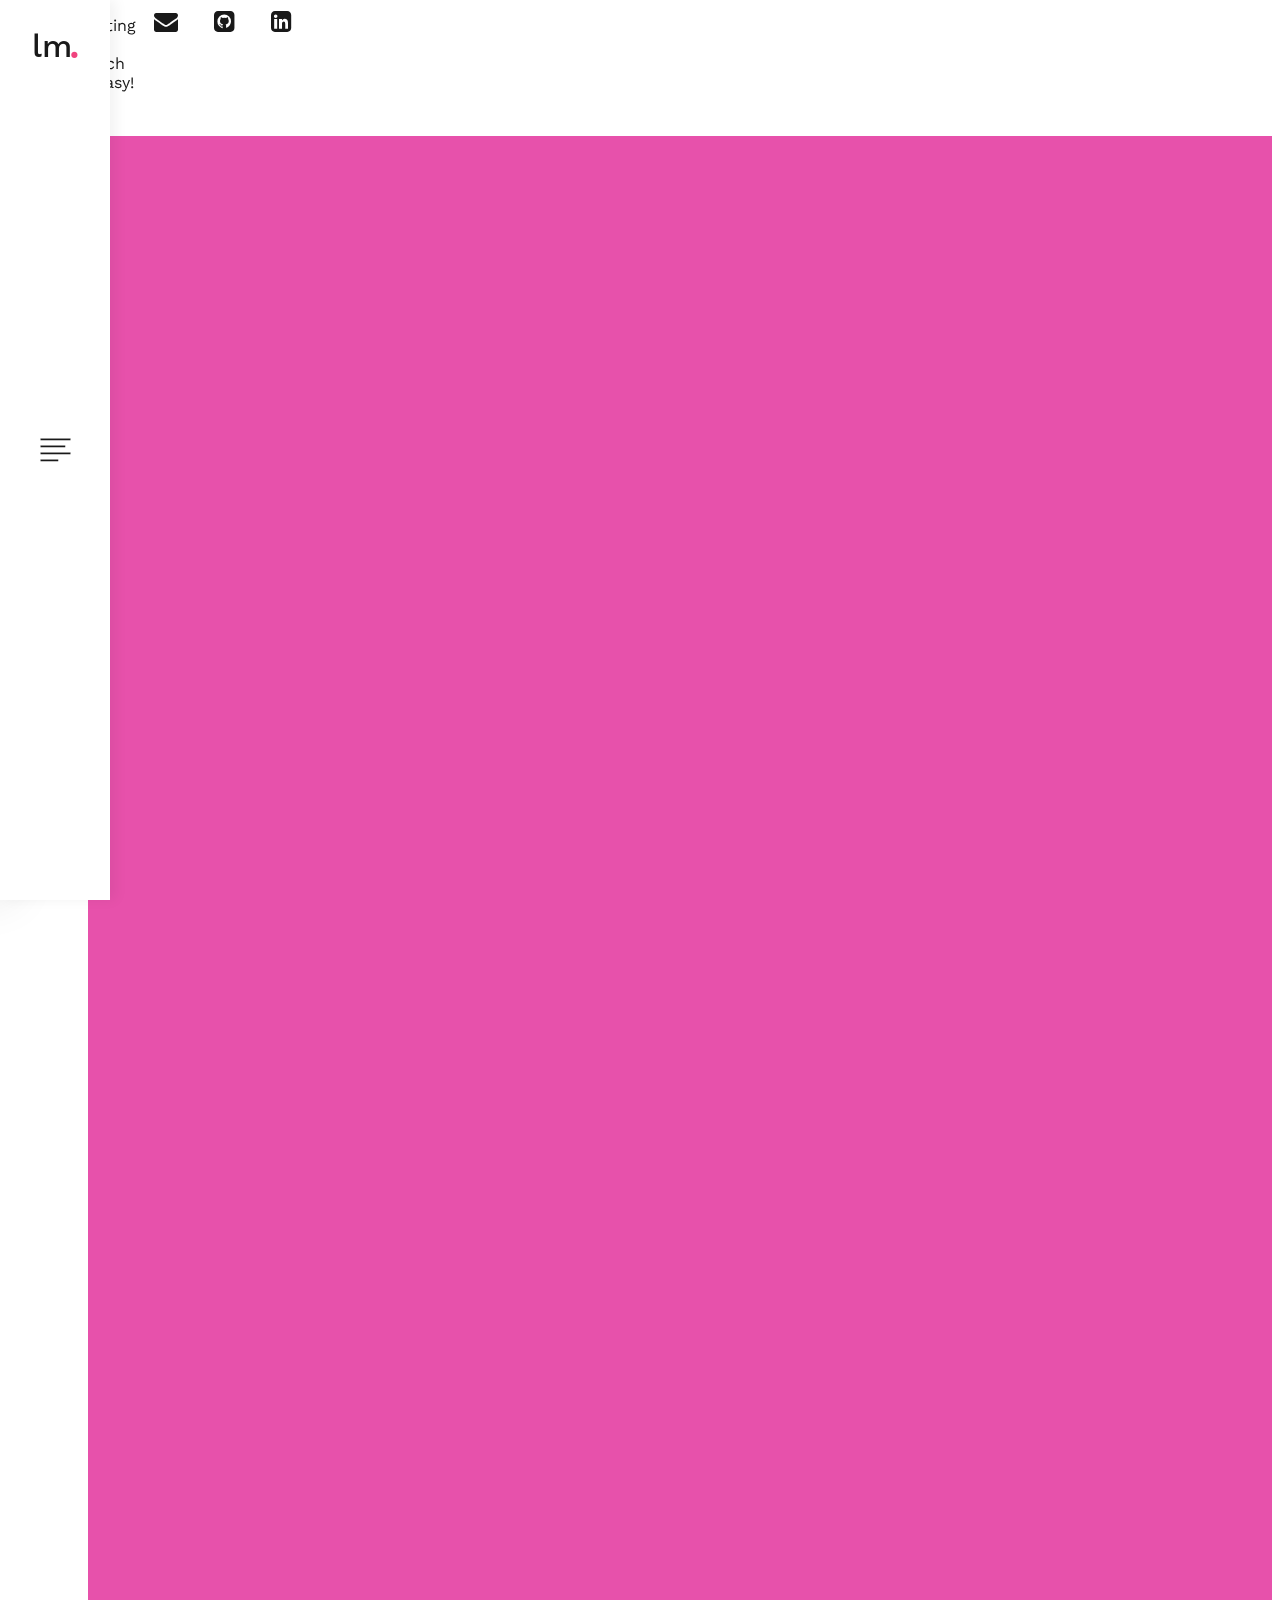
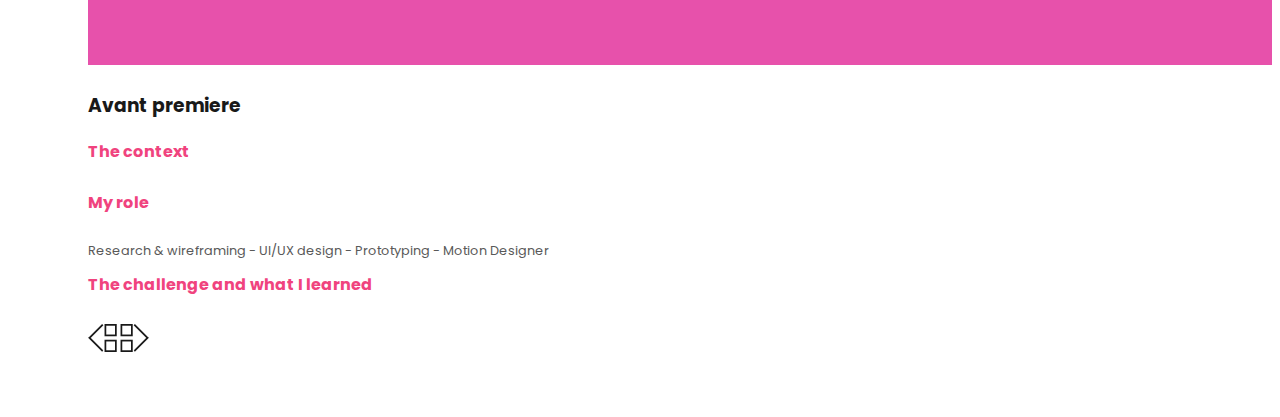
<file: portfolio11.html>
<!DOCTYPE html>
<html lang="en">

<head>
  <title>3lm</title>
  <!-- Required meta tags -->
  <meta charset="utf-8">
  <meta name="viewport" content="width=device-width, initial-scale=1, shrink-to-fit=no">
  <!-- Bootstrap CSS -->
  <link rel="stylesheet" href="https://stackpath.bootstrapcdn.com/bootstrap/4.1.3/css/bootstrap.min.css" integrity="sha384-MCw98/SFnGE8fJT3GXwEOngsV7Zt27NXFoaoApmYm81iuXoPkFOJwJ8ERdknLPMO"
    crossorigin="anonymous">
  <!-- FontAwesome CSS -->
  <link rel="stylesheet" href="css/font-awesome.min.css">
  <!-- Styles -->
  <link rel="stylesheet" href="css/style.css">
</head>

<body>
  <!-- Bar navigation & header -->
  <header class="site-header">
    <div class="site-branding">
      <h1 class="site-title">
        <a href="index.html" rel="home">
          <img src="assets/images/logo.png" alt="Logo">
        </a>
      </h1>
    </div>
    <div class="hamburger-menu">
      <div class="menu-icon">
        <img src="assets/images/menu-icon.png" alt="menu icon">
      </div>
      <div class="menu-close-icon">
        <img src="assets/images/x.png" alt="menu close icon">
      </div>
    </div>
  </header>
  <nav class="site-navigation flex flex-column justify-content-between">
    <div class="site-branding d-none d-lg-block ">
      <h1 class="site-title">
        <a href="index.html" rel="home">
          <img src="assets/images/logo2.png" alt="Logo">
        </a>
      </h1>
      <p class="text-center"> Ux Designer & Marketing</p>
    </div>
    <ul class="main-menu flex flex-column justify-content-center">
      <li class="current-menu-item">
        <a href="index.html">Home</a>
      </li>
      <li>
        <a href="about_me.html">About me</a>
      </li>
      <li>
        <a href="portfolio.html">Portfolio</a>
      </li>
    </ul>
    <p class="text-center">
      Getting in touch is easy!
    </p>
    <!-- .social-profiles -->
    <div class="social-profiles">
      <ul class="flex justify-content-start justify-content-lg-center align-items-center">
        <li>
          <a href="mailto:loayza.lourdes@gmail.com?subject=Portafolio">
            <i class="fa fa-lg fa-envelope"></i>
          </a>
        </li>
        <li>
          <a href="https://github.com/LourdesLoayza" target="new">
            <i class="fa fa-lg fa-github-square"></i>
          </a>
        </li>
        <li>
          <a href="https://www.linkedin.com/in/lourdes-loayza-mesias/" target="new">
            <i class="fa fa-lg fa-linkedin-square"></i>
          </a>
        </li>
      </ul>
    </div>
  </nav>

  <div class="nav-bar-sep d-lg-none"></div>

  <div class="outer-container">
    <div class="single-post">
      <div class="container">
        <div class="row">
          <div class="col">
            <ul class="breadcrumbs flex align-items-center">
            </ul>
          </div>
        </div>
        <div class="row">
          <div class="col-4">
            <div class="featured-img">
              <figure>
                <img src="assets/images/portfolio.jpg" alt="Portfolio">
              </figure>
            </div>
          </div>
          
          <div class="col-12 col-lg-8">
            <div class="content-area">
              <header class="entry-header">
                <h3>Avant premiere</h3>
              </header>
              <div class="entry-content">
                <h5>The context</h5>
                <p></p>
                <h5>My role</h5>
                <p>Research & wireframing - UI/UX design - Prototyping - Motion Designer</p>
                <h5>The challenge and what I learned</h5>
                <p></p>
                <p></p>
                <p></p>
              </div>
              <div class="col">
                <nav class="post-nav">
                  <ul class="flex justify-content-between align-items-center">
                    <li>
                      <a href="portfolio7.html">
                        <img src="images/angle-left.png" alt="Previous">
                      </a>
                    </li>
                    <li>
                      <a href="portfolio.html">
                        <img src="images/portfolio-icon.png" alt="Back to Portfolio">
                      </a>
                    </li>
                    <li>
                      <a href="portfolio1.html">
                        <img src="images/angle-right.png" alt="Next">
                      </a>
                    </li>
                  </ul>
                </nav>
              </div>
            </div>
          </div>
        </div>
      </div>
    </div>
  </div>

  <script type='text/javascript' src='js/jquery.js'></script>
  <script type='text/javascript' src='js/custom.js'></script>

</body>

</html>
</file>
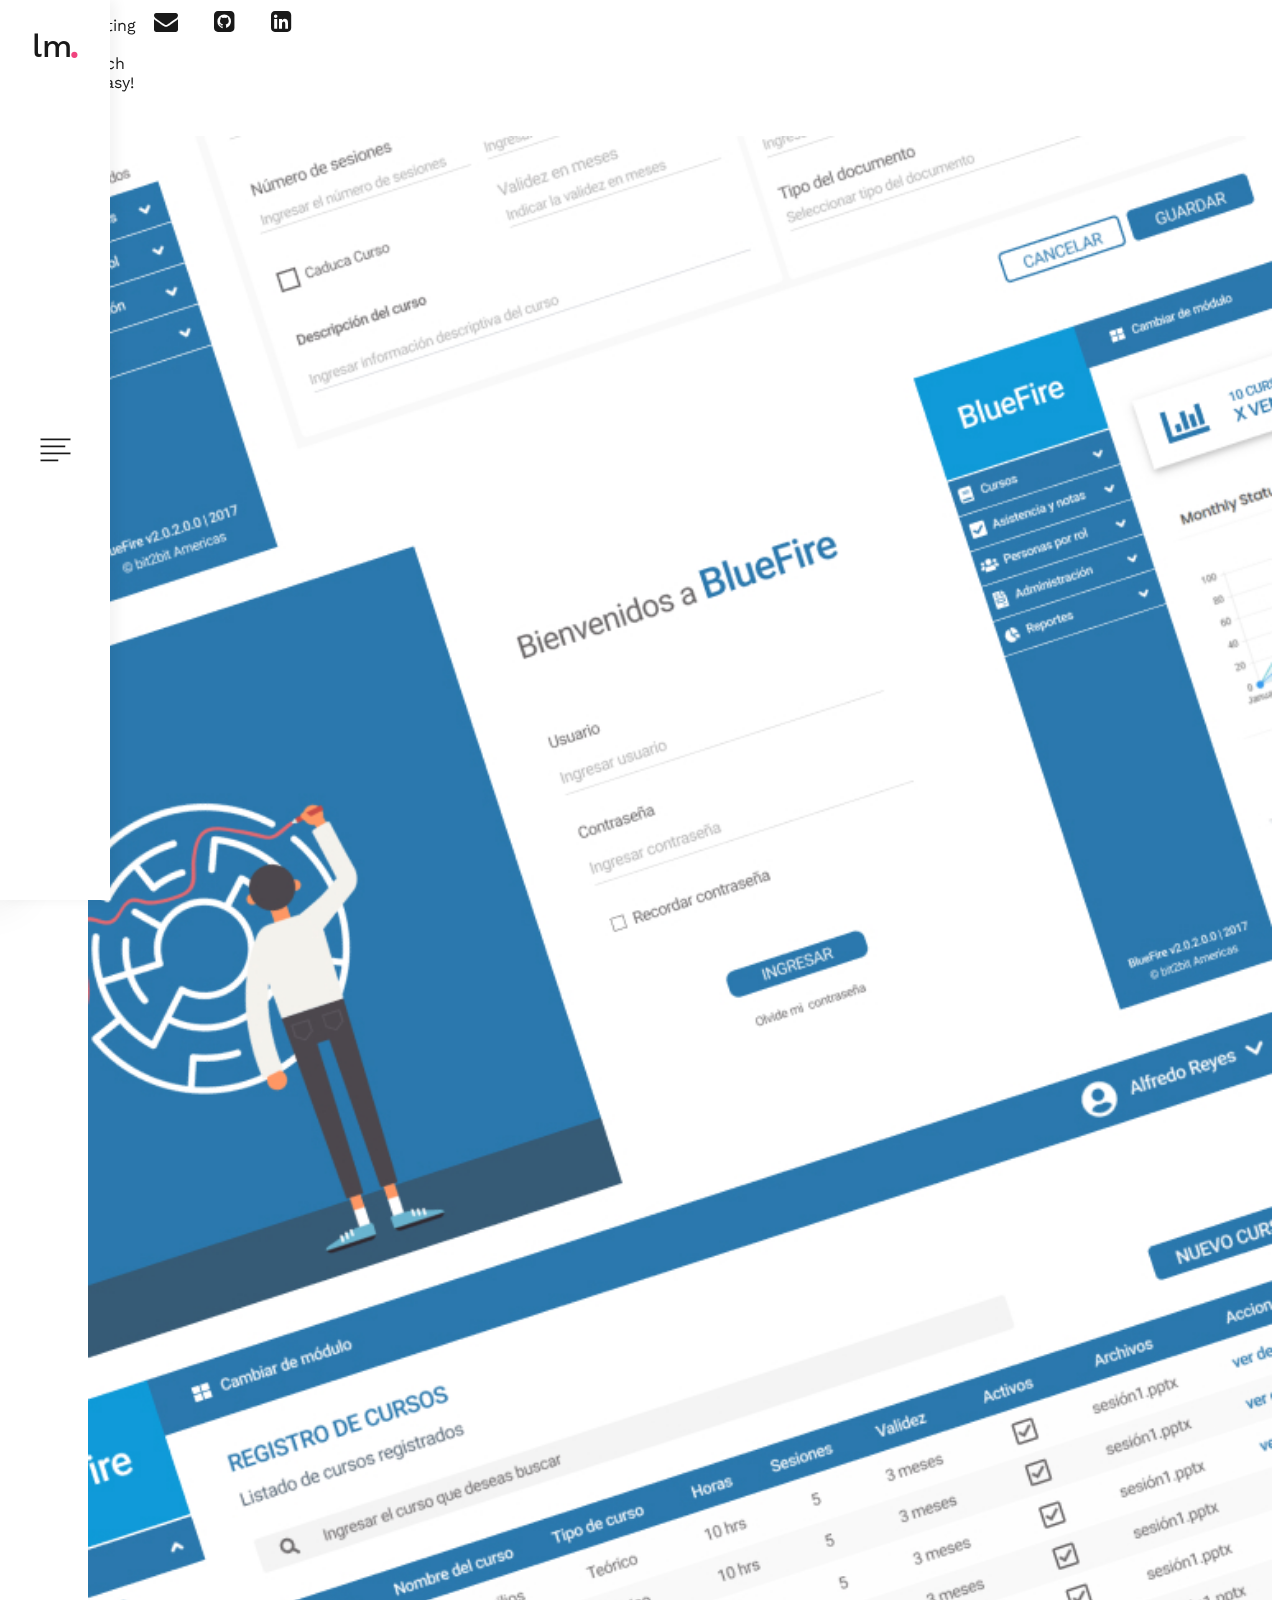
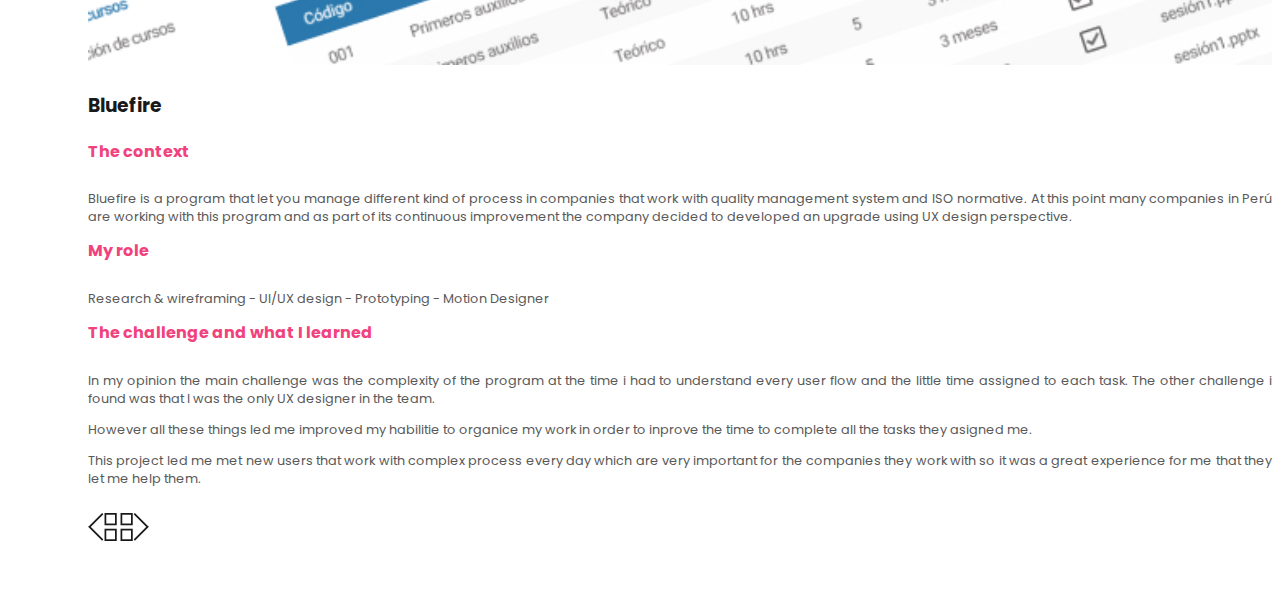
<file: portfolio3.html>
<!DOCTYPE html>
<html lang="en">

<head>
  <title>3lm</title>
  <!-- Required meta tags -->
  <meta charset="utf-8">
  <meta name="viewport" content="width=device-width, initial-scale=1, shrink-to-fit=no">
  <!-- Bootstrap CSS -->
  <link rel="stylesheet" href="https://stackpath.bootstrapcdn.com/bootstrap/4.1.3/css/bootstrap.min.css" integrity="sha384-MCw98/SFnGE8fJT3GXwEOngsV7Zt27NXFoaoApmYm81iuXoPkFOJwJ8ERdknLPMO"
    crossorigin="anonymous">
  <!-- FontAwesome CSS -->
  <link rel="stylesheet" href="css/font-awesome.min.css">
  <!-- Styles -->
  <link rel="stylesheet" href="css/style.css">
</head>

<body>
  <!-- Bar navigation & header -->
  <header class="site-header">
    <div class="site-branding">
      <h1 class="site-title">
        <a href="index.html" rel="home">
          <img src="assets/images/logo.png" alt="Logo">
        </a>
      </h1>
    </div>
    <div class="hamburger-menu">
      <div class="menu-icon">
        <img src="assets/images/menu-icon.png" alt="menu icon">
      </div>
      <div class="menu-close-icon">
        <img src="assets/images/x.png" alt="menu close icon">
      </div>
    </div>
  </header>
  <nav class="site-navigation flex flex-column justify-content-between">
    <div class="site-branding d-none d-lg-block ">
      <h1 class="site-title">
        <a href="index.html" rel="home">
          <img src="assets/images/logo2.png" alt="Logo">
        </a>
      </h1>
      <p class="text-center"> Ux Designer & Marketing</p>
    </div>
    <ul class="main-menu flex flex-column justify-content-center">
      <li class="current-menu-item">
        <a href="index.html">Home</a>
      </li>
      <li>
        <a href="about_me.html">About me</a>
      </li>
      <li>
        <a href="portfolio.html">Portfolio</a>
      </li>
    </ul>
    <p class="text-center">
      Getting in touch is easy!
    </p>
    <!-- .social-profiles -->
    <div class="social-profiles">
      <ul class="flex justify-content-start justify-content-lg-center align-items-center">
        <li>
          <a href="mailto:loayza.lourdes@gmail.com?subject=Portafolio">
            <i class="fa fa-lg fa-envelope"></i>
          </a>
        </li>
        <li>
          <a href="https://github.com/LourdesLoayza" target="new">
            <i class="fa fa-lg fa-github-square"></i>
          </a>
        </li>
        <li>
          <a href="https://www.linkedin.com/in/lourdes-loayza-mesias/" target="new">
            <i class="fa fa-lg fa-linkedin-square"></i>
          </a>
        </li>
      </ul>
    </div>
  </nav>

  <div class="nav-bar-sep d-lg-none"></div>

  <div class="outer-container">
    <div class="single-post">
      <div class="container">
        <div class="row">
          <div class="col">
            <ul class="breadcrumbs flex align-items-center">
            </ul>
          </div>
        </div>
        <div class="row">
          <div class="col-4">
            <div class="featured-img">
              <figure>
                <img src="assets/images/portfolio3.jpg" alt="Bluefire">
              </figure>
            </div>
          </div>
          
          <div class="col-12 col-lg-8">
            <div class="content-area">
              <header class="entry-header">
                <h3>Bluefire</h3>
              </header>
              <div class="entry-content">
                <h5>The context</h5>
                <p>Bluefire is a program that let you manage different kind of process in companies that work with 
                    quality management system and ISO normative. At this point many companies in Perú are working with this program and as part of its continuous improvement the company decided to developed an upgrade using UX design perspective.</p>
                <h5>My role</h5>
                <p>Research & wireframing - UI/UX design - Prototyping - Motion Designer</p>
                <h5>The challenge and what I learned</h5>
                <p>In my opinion the main challenge was the complexity of the program at the time i had to understand every user flow and the little time assigned to each task. The other challenge i found was that I was the only UX designer in the team.</p>
                <p>However all these things led me improved my habilitie to organice my work in order to inprove the time to complete all the tasks they asigned me.</p>
                <p> This project led me met new users that work with complex process every day which are very important for the companies they work with so it was a great experience for me that they let me help them.</p>
              </div>
              <div class="col">
                <nav class="post-nav">
                  <ul class="flex justify-content-between align-items-center">
                    <li>
                      <a href="portfolio2.html">
                        <img src="images/angle-left.png" alt="Previous">
                      </a>
                    </li>
                    <li>
                      <a href="portfolio.html">
                        <img src="images/portfolio-icon.png" alt="Back to Portfolio">
                      </a>
                    </li>
                    <li>
                      <a href="portfolio4.html">
                        <img src="images/angle-right.png" alt="Next">
                      </a>
                    </li>
                  </ul>
                </nav>
              </div>
            </div>
          </div>
        </div>
      </div>
    </div>
  </div>

  <script type='text/javascript' src='js/jquery.js'></script>
  <script type='text/javascript' src='js/custom.js'></script>

</body>

</html>
</file>
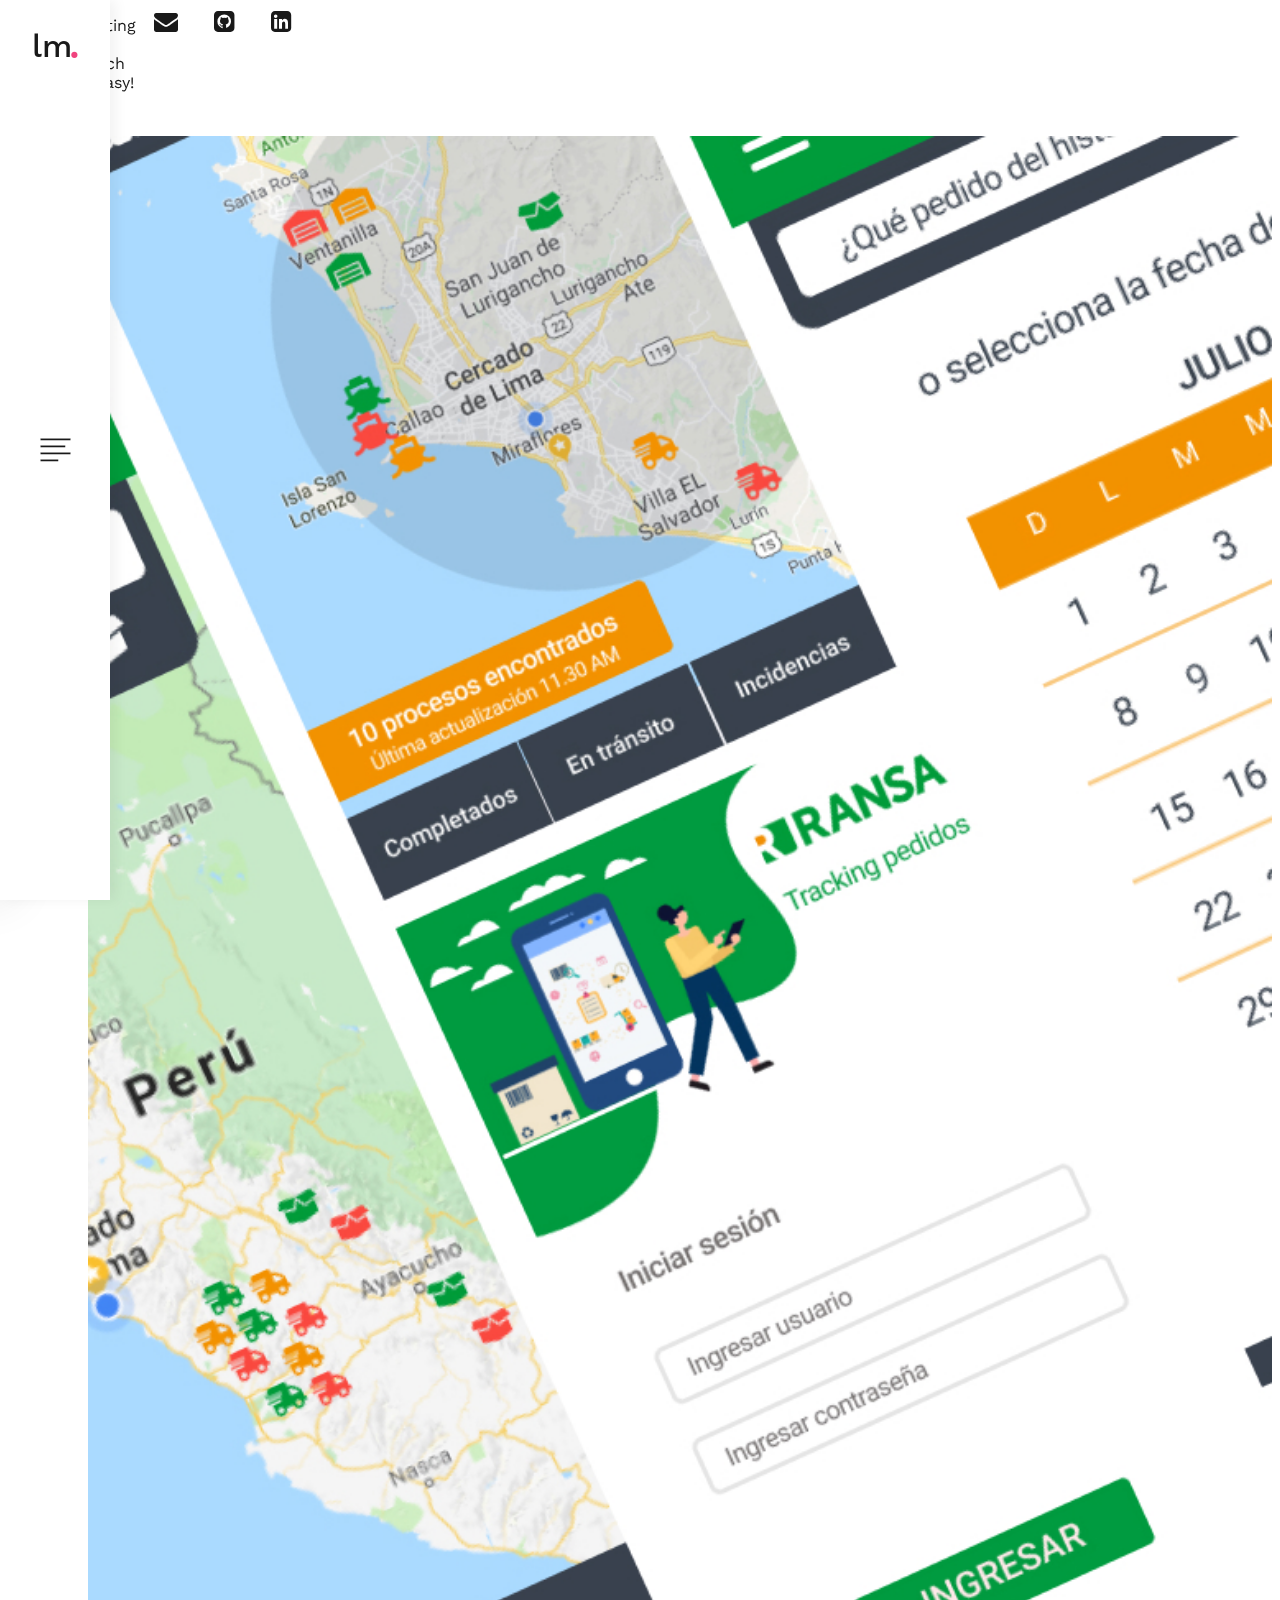
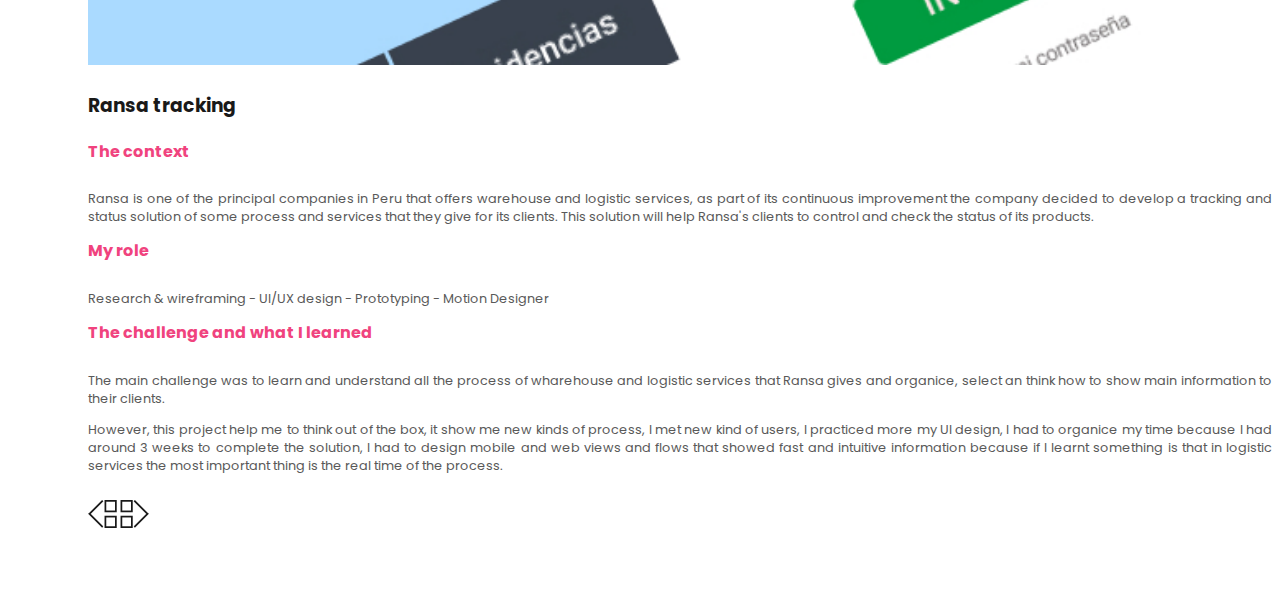
<file: portfolio4.html>
<!DOCTYPE html>
<html lang="en">

<head>
  <title>3lm</title>
  <!-- Required meta tags -->
  <meta charset="utf-8">
  <meta name="viewport" content="width=device-width, initial-scale=1, shrink-to-fit=no">
  <!-- Bootstrap CSS -->
  <link rel="stylesheet" href="https://stackpath.bootstrapcdn.com/bootstrap/4.1.3/css/bootstrap.min.css" integrity="sha384-MCw98/SFnGE8fJT3GXwEOngsV7Zt27NXFoaoApmYm81iuXoPkFOJwJ8ERdknLPMO"
    crossorigin="anonymous">
  <!-- FontAwesome CSS -->
  <link rel="stylesheet" href="css/font-awesome.min.css">
  <!-- Styles -->
  <link rel="stylesheet" href="css/style.css">
</head>

<body>
  <!-- Bar navigation & header -->
  <header class="site-header">
    <div class="site-branding">
      <h1 class="site-title">
        <a href="index.html" rel="home">
          <img src="assets/images/logo.png" alt="Logo">
        </a>
      </h1>
    </div>
    <div class="hamburger-menu">
      <div class="menu-icon">
        <img src="assets/images/menu-icon.png" alt="menu icon">
      </div>
      <div class="menu-close-icon">
        <img src="assets/images/x.png" alt="menu close icon">
      </div>
    </div>
  </header>
  <nav class="site-navigation flex flex-column justify-content-between">
    <div class="site-branding d-none d-lg-block ">
      <h1 class="site-title">
        <a href="index.html" rel="home">
          <img src="assets/images/logo2.png" alt="Logo">
        </a>
      </h1>
      <p class="text-center"> Ux Designer & Marketing</p>
    </div>
    <ul class="main-menu flex flex-column justify-content-center">
      <li class="current-menu-item">
        <a href="index.html">Home</a>
      </li>
      <li>
        <a href="about_me.html">About me</a>
      </li>
      <li>
        <a href="portfolio.html">Portfolio</a>
      </li>
    </ul>
    <p class="text-center">
      Getting in touch is easy!
    </p>
    <!-- .social-profiles -->
    <div class="social-profiles">
      <ul class="flex justify-content-start justify-content-lg-center align-items-center">
        <li>
          <a href="mailto:loayza.lourdes@gmail.com?subject=Portafolio">
            <i class="fa fa-lg fa-envelope"></i>
          </a>
        </li>
        <li>
          <a href="https://github.com/LourdesLoayza" target="new">
            <i class="fa fa-lg fa-github-square"></i>
          </a>
        </li>
        <li>
          <a href="https://www.linkedin.com/in/lourdes-loayza-mesias/" target="new">
            <i class="fa fa-lg fa-linkedin-square"></i>
          </a>
        </li>
      </ul>
    </div>
  </nav>

  <div class="nav-bar-sep d-lg-none"></div>

  <div class="outer-container">
    <div class="single-post">
      <div class="container">
        <div class="row">
          <div class="col">
            <ul class="breadcrumbs flex align-items-center">
            </ul>
          </div>
        </div>
        <div class="row">
          <div class="col-4">
            <div class="featured-img">
              <figure>
                <img src="assets/images/portfolio4.jpg" alt="Ransa">
              </figure>
            </div>
          </div>
          
          <div class="col-12 col-lg-8">
            <div class="content-area">
              <header class="entry-header">
                <h3>Ransa tracking</h3>
              </header>
              <div class="entry-content">
                <h5>The context</h5>
                <p>Ransa is one of the principal companies in Peru that offers warehouse and logistic services, as part of its continuous improvement the company decided to develop a tracking and status solution of some process and services that they give for its clients. This solution will help Ransa's clients to control and check the status of its products.</p>
                <h5>My role</h5>
                <p>Research & wireframing - UI/UX design - Prototyping - Motion Designer</p>
                <h5>The challenge and what I learned</h5>
                <p>The main challenge was to learn and understand all the process of wharehouse and logistic services that Ransa gives and organice, select an think how to show main information to their clients.</p>
                <p>However, this project help me to think out of the box, it show me new kinds of process, I met new kind of users, I practiced more my UI design, I had to organice my time because I had around 3 weeks to complete the solution, I had to design mobile and web views and flows that showed fast and intuitive information because if I learnt something is that in logistic services the most important thing is the real time of the process.</p>
              </div>
              <div class="col">
                <nav class="post-nav">
                  <ul class="flex justify-content-between align-items-center">
                    <li>
                      <a href="portfolio3.html">
                        <img src="images/angle-left.png" alt="Previous">
                      </a>
                    </li>
                    <li>
                      <a href="portfolio.html">
                        <img src="images/portfolio-icon.png" alt="Back to Portfolio">
                      </a>
                    </li>
                    <li>
                      <a href="portfolio5.html">
                        <img src="images/angle-right.png" alt="Next">
                      </a>
                    </li>
                  </ul>
                </nav>
              </div>
            </div>
          </div>
        </div>
      </div>
    </div>
  </div>

  <script type='text/javascript' src='js/jquery.js'></script>
  <script type='text/javascript' src='js/custom.js'></script>

</body>

</html>
</file>
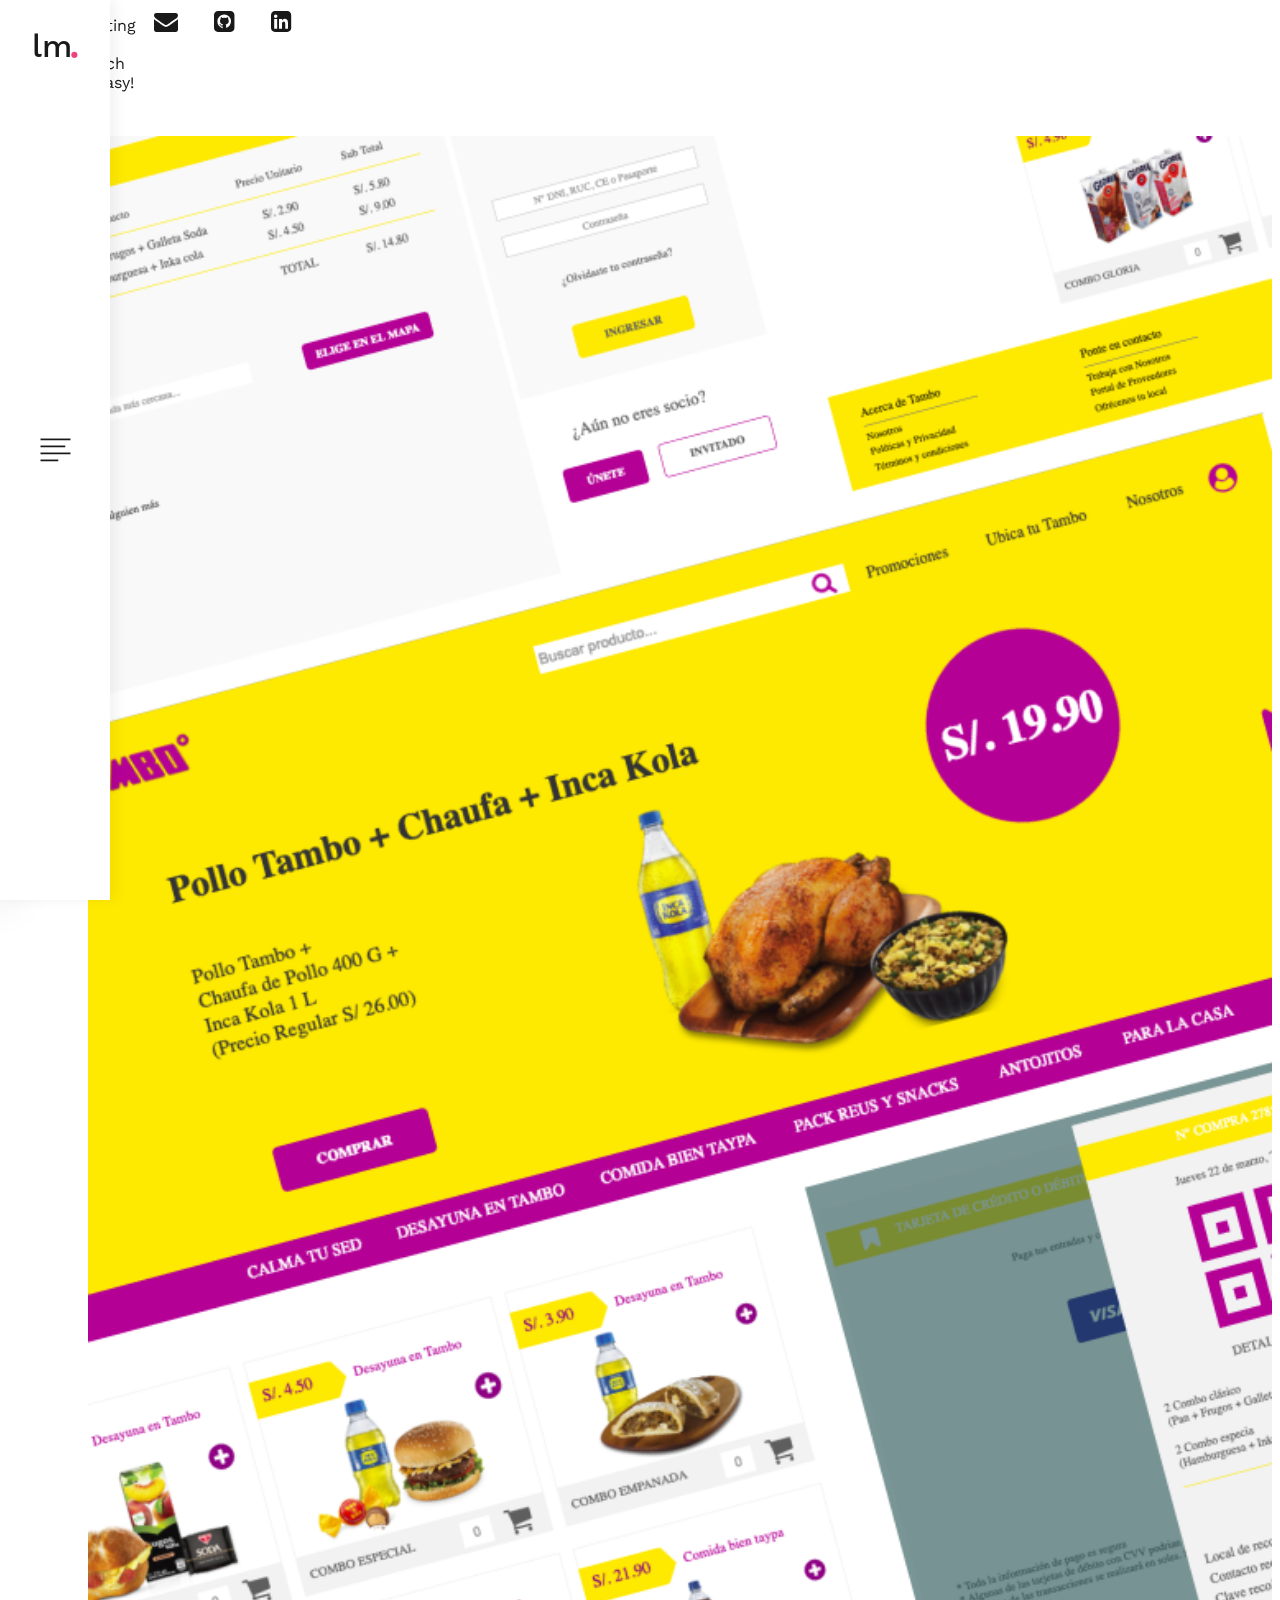
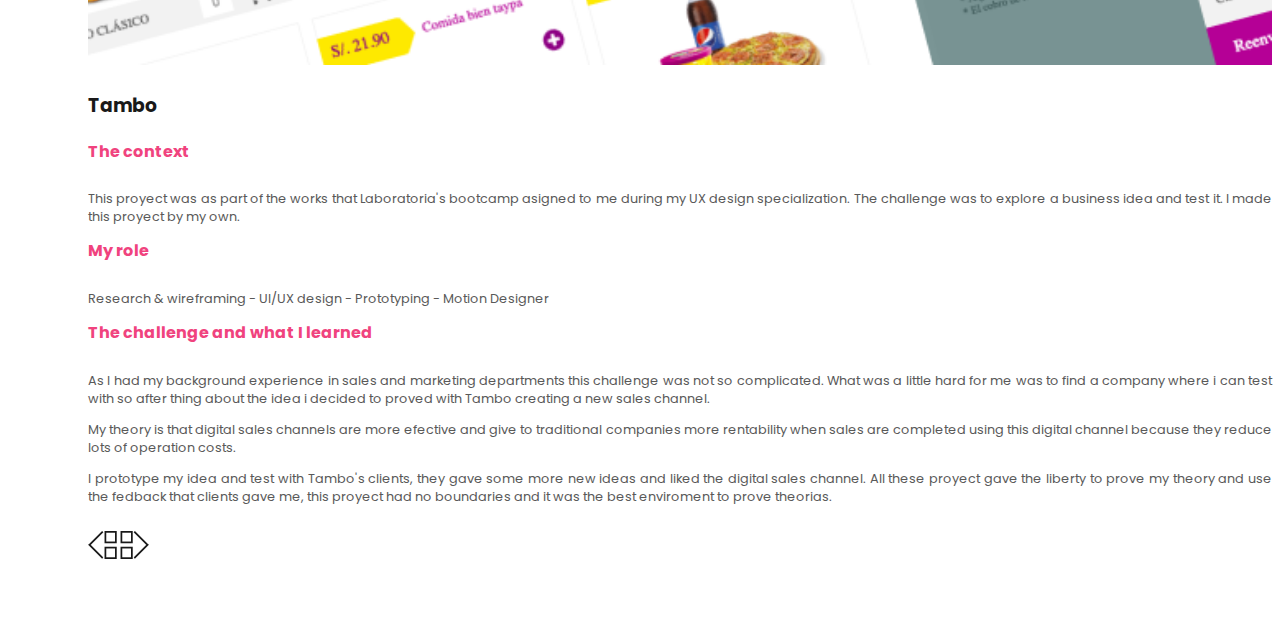
<file: portfolio5.html>
<!DOCTYPE html>
<html lang="en">

<head>
  <title>3lm</title>
  <!-- Required meta tags -->
  <meta charset="utf-8">
  <meta name="viewport" content="width=device-width, initial-scale=1, shrink-to-fit=no">
  <!-- Bootstrap CSS -->
  <link rel="stylesheet" href="https://stackpath.bootstrapcdn.com/bootstrap/4.1.3/css/bootstrap.min.css" integrity="sha384-MCw98/SFnGE8fJT3GXwEOngsV7Zt27NXFoaoApmYm81iuXoPkFOJwJ8ERdknLPMO"
    crossorigin="anonymous">
  <!-- FontAwesome CSS -->
  <link rel="stylesheet" href="css/font-awesome.min.css">
  <!-- Styles -->
  <link rel="stylesheet" href="css/style.css">
</head>

<body>
  <!-- Bar navigation & header -->
  <header class="site-header">
    <div class="site-branding">
      <h1 class="site-title">
        <a href="index.html" rel="home">
          <img src="assets/images/logo.png" alt="Logo">
        </a>
      </h1>
    </div>
    <div class="hamburger-menu">
      <div class="menu-icon">
        <img src="assets/images/menu-icon.png" alt="menu icon">
      </div>
      <div class="menu-close-icon">
        <img src="assets/images/x.png" alt="menu close icon">
      </div>
    </div>
  </header>
  <nav class="site-navigation flex flex-column justify-content-between">
    <div class="site-branding d-none d-lg-block ">
      <h1 class="site-title">
        <a href="index.html" rel="home">
          <img src="assets/images/logo2.png" alt="Logo">
        </a>
      </h1>
      <p class="text-center"> Ux Designer & Marketing</p>
    </div>
    <ul class="main-menu flex flex-column justify-content-center">
      <li class="current-menu-item">
        <a href="index.html">Home</a>
      </li>
      <li>
        <a href="about_me.html">About me</a>
      </li>
      <li>
        <a href="portfolio.html">Portfolio</a>
      </li>
    </ul>
    <p class="text-center">
      Getting in touch is easy!
    </p>
    <!-- .social-profiles -->
    <div class="social-profiles">
      <ul class="flex justify-content-start justify-content-lg-center align-items-center">
        <li>
          <a href="mailto:loayza.lourdes@gmail.com?subject=Portafolio">
            <i class="fa fa-lg fa-envelope"></i>
          </a>
        </li>
        <li>
          <a href="https://github.com/LourdesLoayza" target="new">
            <i class="fa fa-lg fa-github-square"></i>
          </a>
        </li>
        <li>
          <a href="https://www.linkedin.com/in/lourdes-loayza-mesias/" target="new">
            <i class="fa fa-lg fa-linkedin-square"></i>
          </a>
        </li>
      </ul>
    </div>
  </nav>

  <div class="nav-bar-sep d-lg-none"></div>

  <div class="outer-container">
    <div class="single-post">
      <div class="container">
        <div class="row">
          <div class="col">
            <ul class="breadcrumbs flex align-items-center">
            </ul>
          </div>
        </div>
        <div class="row">
          <div class="col-4">
            <div class="featured-img">
              <figure>
                <img src="assets/images/portfolio5.png" alt="Tambo">
              </figure>
            </div>
          </div>
          
          <div class="col-12 col-lg-8">
            <div class="content-area">
              <header class="entry-header">
                <h3>Tambo</h3>
              </header>
              <div class="entry-content">
                <h5>The context</h5>
                <p>This proyect was as part of the works that Laboratoria's bootcamp asigned to me during my UX design specialization. The challenge was to explore a business idea and test it. I made this proyect by my own.</p>
                <h5>My role</h5>
                <p>Research & wireframing - UI/UX design - Prototyping - Motion Designer</p>
                <h5>The challenge and what I learned</h5>
                <p>As I had  my background experience in sales and marketing departments this challenge was not so complicated. What was a little hard for me was to find a company where i can test with so after thing about the idea i decided to proved with Tambo creating a new sales channel.</p>
                <p>My theory is that digital sales channels  are more efective and give to  traditional companies more rentability when sales are completed using this digital channel because they reduce lots of operation costs.</p>
                <p>  I prototype my idea and test with Tambo's clients, they gave some more new ideas and liked the digital sales channel. All these proyect gave the liberty to prove my theory and use the fedback that clients gave me, this proyect had no boundaries and it was the best enviroment to prove theorias.</p>
              </div>
              <div class="col">
                <nav class="post-nav">
                  <ul class="flex justify-content-between align-items-center">
                    <li>
                      <a href="portfolio4.html">
                        <img src="images/angle-left.png" alt="Previous">
                      </a>
                    </li>
                    <li>
                      <a href="portfolio.html">
                        <img src="images/portfolio-icon.png" alt="Back to Portfolio">
                      </a>
                    </li>
                    <li>
                      <a href="portfolio6.html">
                        <img src="images/angle-right.png" alt="Next">
                      </a>
                    </li>
                  </ul>
                </nav>
              </div>
            </div>
          </div>
        </div>
      </div>
    </div>
  </div>

  <script type='text/javascript' src='js/jquery.js'></script>
  <script type='text/javascript' src='js/custom.js'></script>

</body>

</html>
</file>
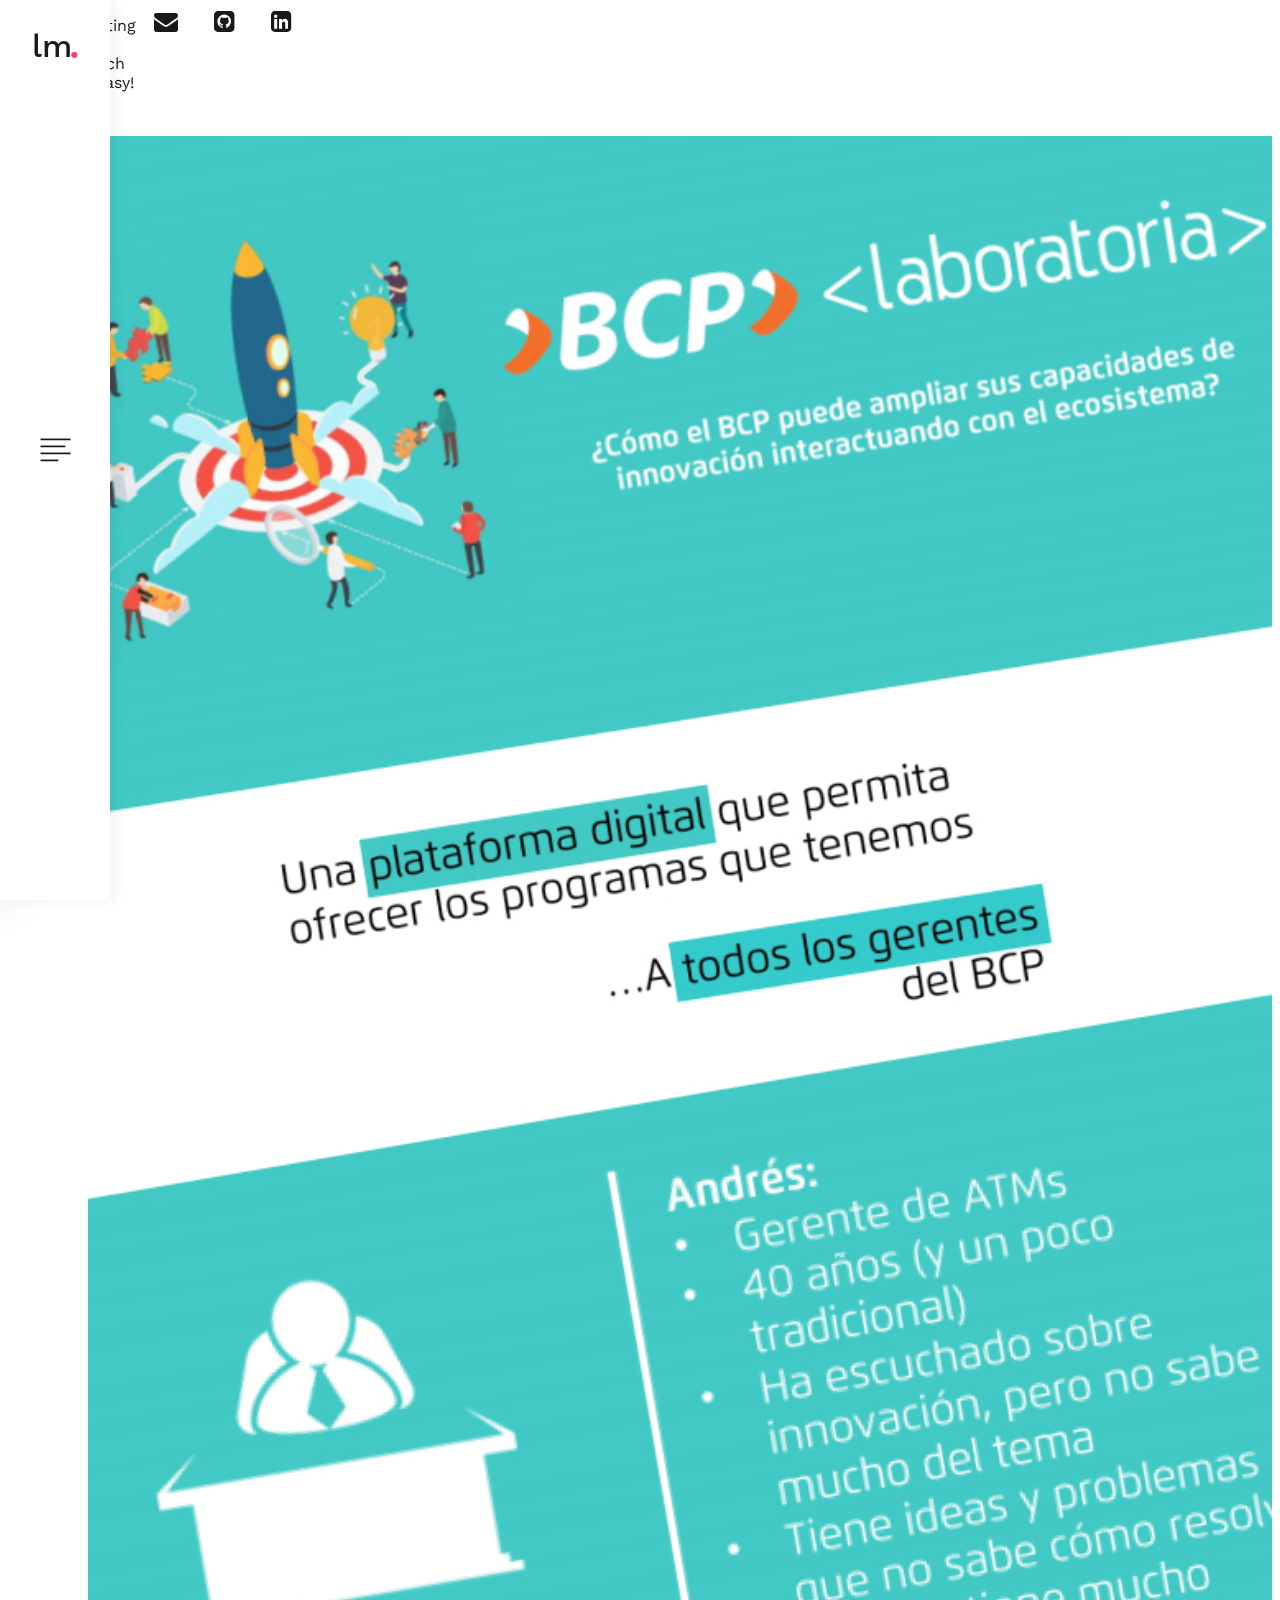
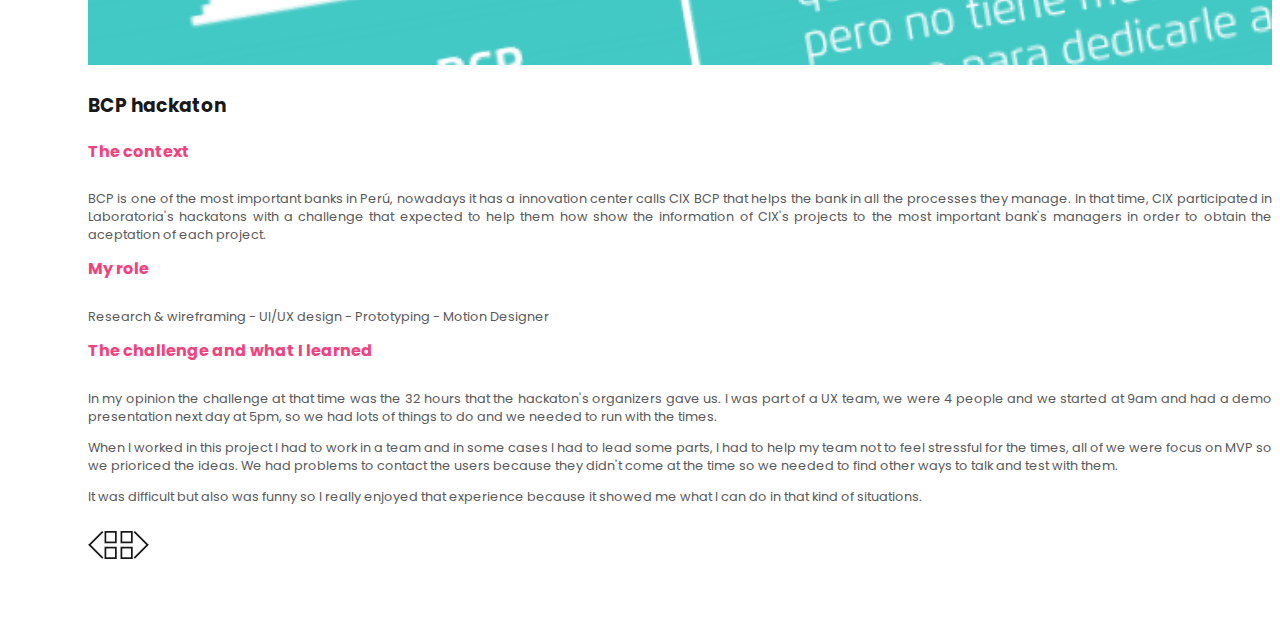
<file: portfolio6.html>
<!DOCTYPE html>
<html lang="en">

<head>
  <title>3lm</title>
  <!-- Required meta tags -->
  <meta charset="utf-8">
  <meta name="viewport" content="width=device-width, initial-scale=1, shrink-to-fit=no">
  <!-- Bootstrap CSS -->
  <link rel="stylesheet" href="https://stackpath.bootstrapcdn.com/bootstrap/4.1.3/css/bootstrap.min.css" integrity="sha384-MCw98/SFnGE8fJT3GXwEOngsV7Zt27NXFoaoApmYm81iuXoPkFOJwJ8ERdknLPMO"
    crossorigin="anonymous">
  <!-- FontAwesome CSS -->
  <link rel="stylesheet" href="css/font-awesome.min.css">
  <!-- Styles -->
  <link rel="stylesheet" href="css/style.css">
</head>

<body>
  <!-- Bar navigation & header -->
  <header class="site-header">
    <div class="site-branding">
      <h1 class="site-title">
        <a href="index.html" rel="home">
          <img src="assets/images/logo.png" alt="Logo">
        </a>
      </h1>
    </div>
    <div class="hamburger-menu">
      <div class="menu-icon">
        <img src="assets/images/menu-icon.png" alt="menu icon">
      </div>
      <div class="menu-close-icon">
        <img src="assets/images/x.png" alt="menu close icon">
      </div>
    </div>
  </header>
  <nav class="site-navigation flex flex-column justify-content-between">
    <div class="site-branding d-none d-lg-block ">
      <h1 class="site-title">
        <a href="index.html" rel="home">
          <img src="assets/images/logo2.png" alt="Logo">
        </a>
      </h1>
      <p class="text-center"> Ux Designer & Marketing</p>
    </div>
    <ul class="main-menu flex flex-column justify-content-center">
      <li class="current-menu-item">
        <a href="index.html">Home</a>
      </li>
      <li>
        <a href="about_me.html">About me</a>
      </li>
      <li>
        <a href="portfolio.html">Portfolio</a>
      </li>
    </ul>
    <p class="text-center">
      Getting in touch is easy!
    </p>
    <!-- .social-profiles -->
    <div class="social-profiles">
      <ul class="flex justify-content-start justify-content-lg-center align-items-center">
        <li>
          <a href="mailto:loayza.lourdes@gmail.com?subject=Portafolio">
            <i class="fa fa-lg fa-envelope"></i>
          </a>
        </li>
        <li>
          <a href="https://github.com/LourdesLoayza" target="new">
            <i class="fa fa-lg fa-github-square"></i>
          </a>
        </li>
        <li>
          <a href="https://www.linkedin.com/in/lourdes-loayza-mesias/" target="new">
            <i class="fa fa-lg fa-linkedin-square"></i>
          </a>
        </li>
      </ul>
    </div>
  </nav>

  <div class="nav-bar-sep d-lg-none"></div>

  <div class="outer-container">
    <div class="single-post">
      <div class="container">
        <div class="row">
          <div class="col">
            <ul class="breadcrumbs flex align-items-center">
            </ul>
          </div>
        </div>
        <div class="row">
          <div class="col-4">
            <div class="featured-img">
              <figure>
                <img src="assets/images/portafolio6.jpg" alt="Bcp hackaton">
              </figure>
            </div>
          </div>
          
          <div class="col-12 col-lg-8">
            <div class="content-area">
              <header class="entry-header">
                <h3>BCP hackaton</h3>
              </header>
              <div class="entry-content">
                <h5>The context</h5>
                <p>BCP is one of the most important banks in Perú, nowadays it has a innovation center calls CIX BCP that helps the bank in all the processes they manage. In that time, CIX participated in Laboratoria's hackatons with a challenge that expected to help them how show    the information of CIX's projects to the most important bank's managers in order to obtain the aceptation of each project.</p>
                <h5>My role</h5>
                <p>Research & wireframing - UI/UX design - Prototyping - Motion Designer</p>
                <h5>The challenge and what I learned</h5>
                <p>In my opinion the challenge at that time was the 32 hours that the hackaton's organizers gave us. I was part of a UX team, we were 4 people and we started at 9am and had a demo presentation next day at 5pm, so we had lots of things to do and we needed to run with the times.</p>
                <p>When I worked in this project I had to work in a team and in some cases I had to lead some parts, I had to help my team not to feel stressful for the times, all of we were focus on MVP so we prioriced the ideas. We had problems to contact the users because they didn't come at the time so we needed to find other ways to talk and test with them. </p>
                <p>It was difficult but also was funny so I really enjoyed that experience because it showed me what I can do in that kind of situations.</p>
              </div>
              <div class="col">
                <nav class="post-nav">
                  <ul class="flex justify-content-between align-items-center">
                    <li>
                      <a href="portfolio5.html">
                        <img src="images/angle-left.png" alt="Previous">
                      </a>
                    </li>
                    <li>
                      <a href="portfolio.html">
                        <img src="images/portfolio-icon.png" alt="Back to Portfolio">
                      </a>
                    </li>
                    <li>
                      <a href="portfolio7.html">
                        <img src="images/angle-right.png" alt="Next">
                      </a>
                    </li>
                  </ul>
                </nav>
              </div>
            </div>
          </div>
        </div>
      </div>
    </div>
  </div>

  <script type='text/javascript' src='js/jquery.js'></script>
  <script type='text/javascript' src='js/custom.js'></script>

</body>

</html>
</file>
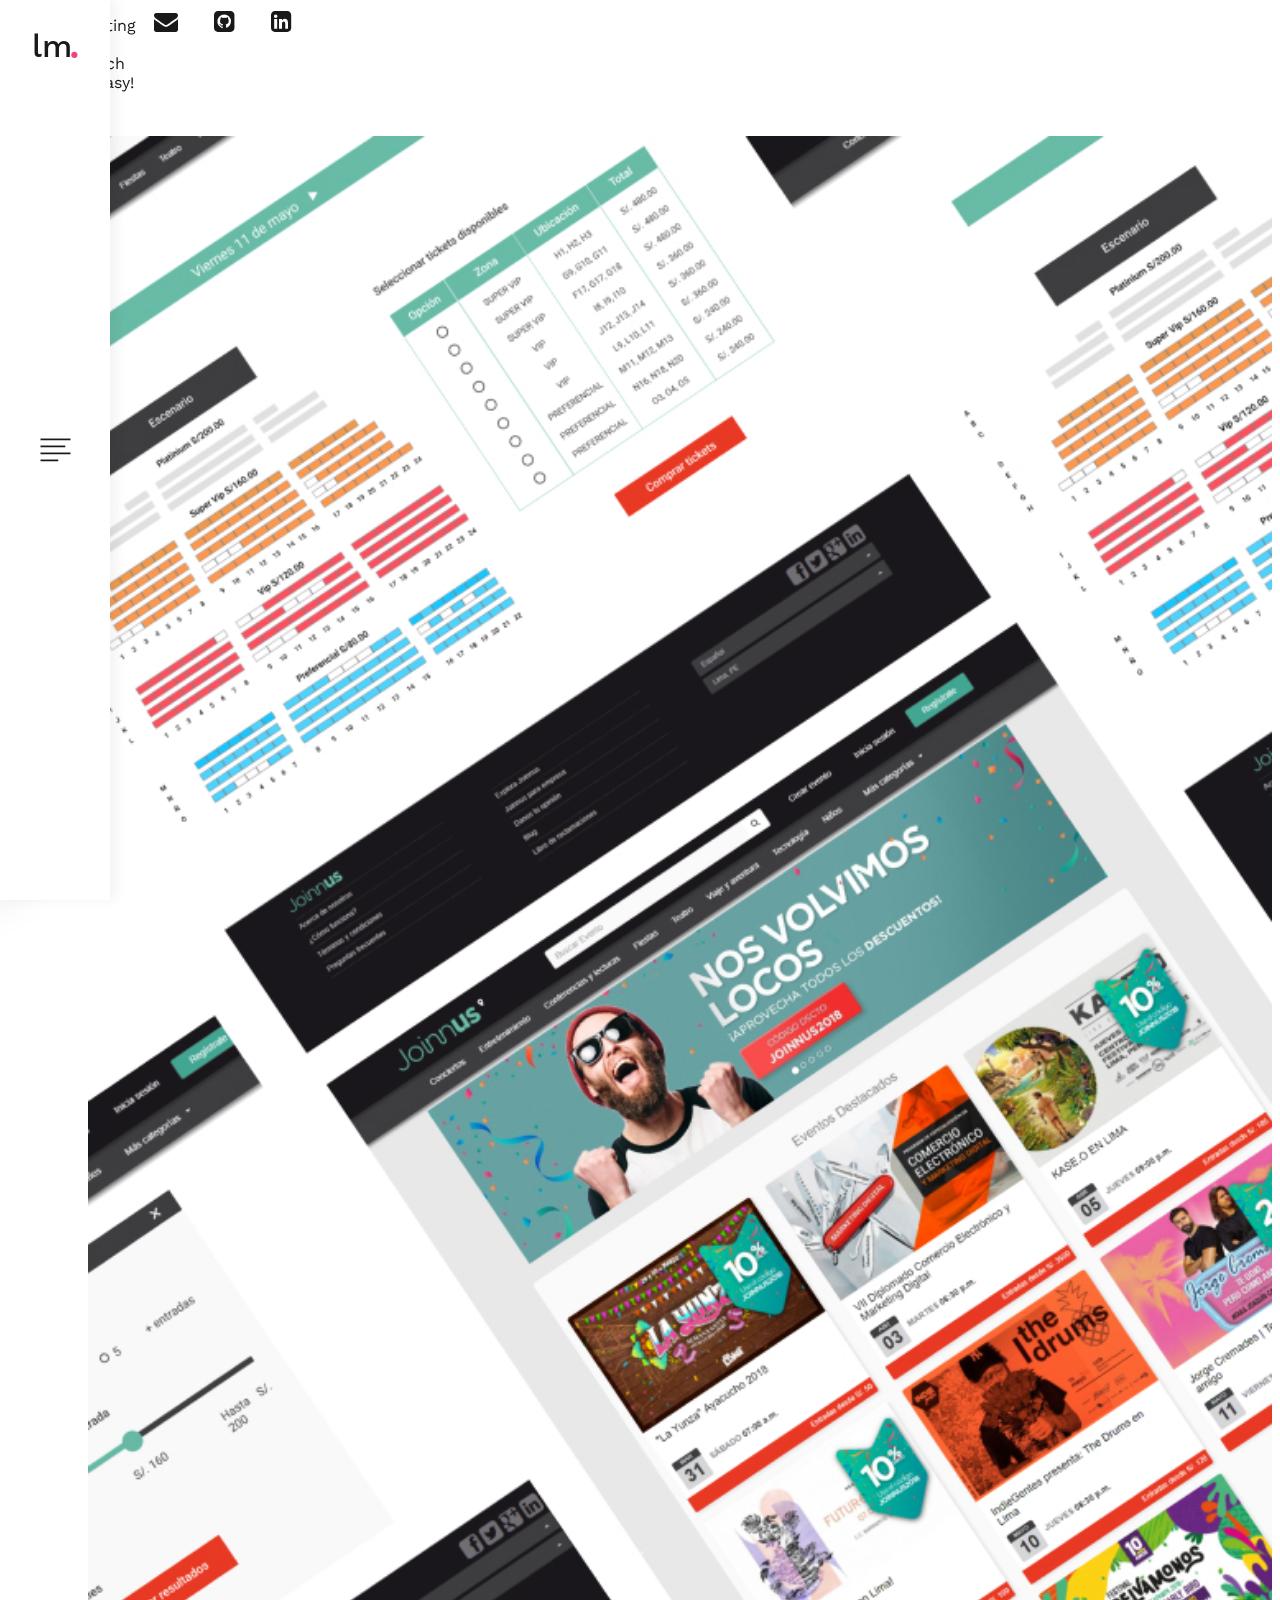
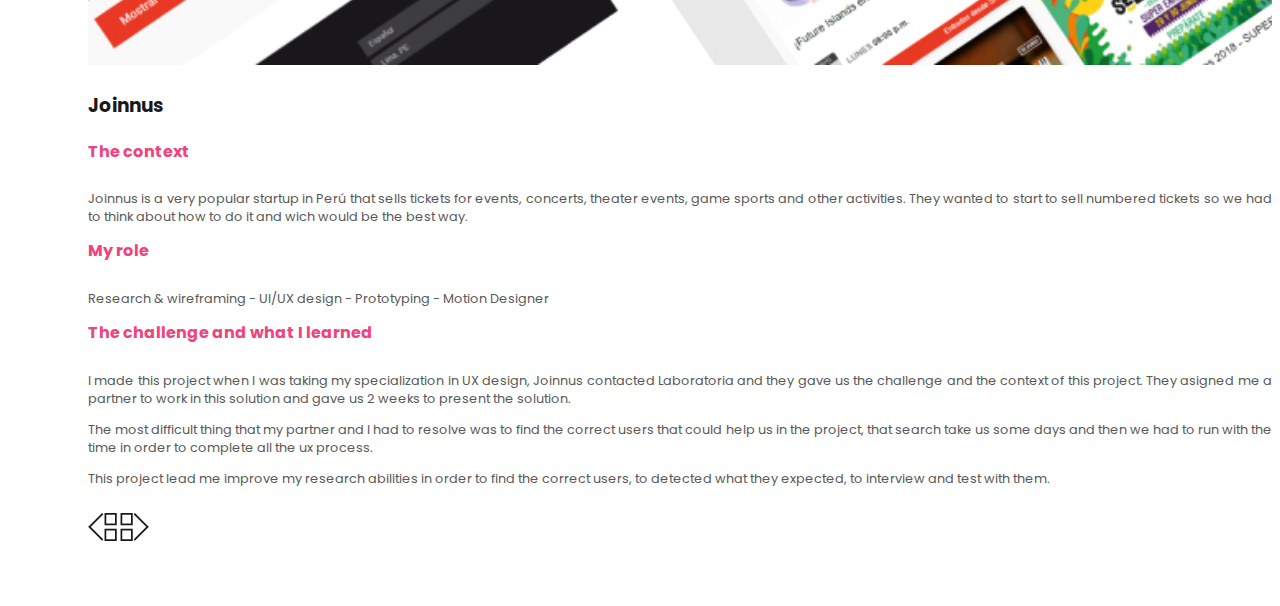
<file: portfolio7.html>
<!DOCTYPE html>
<html lang="en">

<head>
  <title>3lm</title>
  <!-- Required meta tags -->
  <meta charset="utf-8">
  <meta name="viewport" content="width=device-width, initial-scale=1, shrink-to-fit=no">
  <!-- Bootstrap CSS -->
  <link rel="stylesheet" href="https://stackpath.bootstrapcdn.com/bootstrap/4.1.3/css/bootstrap.min.css" integrity="sha384-MCw98/SFnGE8fJT3GXwEOngsV7Zt27NXFoaoApmYm81iuXoPkFOJwJ8ERdknLPMO"
    crossorigin="anonymous">
  <!-- FontAwesome CSS -->
  <link rel="stylesheet" href="css/font-awesome.min.css">
  <!-- Styles -->
  <link rel="stylesheet" href="css/style.css">
</head>

<body>
  <!-- Bar navigation & header -->
  <header class="site-header">
    <div class="site-branding">
      <h1 class="site-title">
        <a href="index.html" rel="home">
          <img src="assets/images/logo.png" alt="Logo">
        </a>
      </h1>
    </div>
    <div class="hamburger-menu">
      <div class="menu-icon">
        <img src="assets/images/menu-icon.png" alt="menu icon">
      </div>
      <div class="menu-close-icon">
        <img src="assets/images/x.png" alt="menu close icon">
      </div>
    </div>
  </header>
  <nav class="site-navigation flex flex-column justify-content-between">
    <div class="site-branding d-none d-lg-block ">
      <h1 class="site-title">
        <a href="index.html" rel="home">
          <img src="assets/images/logo2.png" alt="Logo">
        </a>
      </h1>
      <p class="text-center"> Ux Designer & Marketing</p>
    </div>
    <ul class="main-menu flex flex-column justify-content-center">
      <li class="current-menu-item">
        <a href="index.html">Home</a>
      </li>
      <li>
        <a href="about_me.html">About me</a>
      </li>
      <li>
        <a href="portfolio.html">Portfolio</a>
      </li>
    </ul>
    <p class="text-center">
      Getting in touch is easy!
    </p>
    <!-- .social-profiles -->
    <div class="social-profiles">
      <ul class="flex justify-content-start justify-content-lg-center align-items-center">
        <li>
          <a href="mailto:loayza.lourdes@gmail.com?subject=Portafolio">
            <i class="fa fa-lg fa-envelope"></i>
          </a>
        </li>
        <li>
          <a href="https://github.com/LourdesLoayza" target="new">
            <i class="fa fa-lg fa-github-square"></i>
          </a>
        </li>
        <li>
          <a href="https://www.linkedin.com/in/lourdes-loayza-mesias/" target="new">
            <i class="fa fa-lg fa-linkedin-square"></i>
          </a>
        </li>
      </ul>
    </div>
  </nav>

  <div class="nav-bar-sep d-lg-none"></div>

  <div class="outer-container">
    <div class="single-post">
      <div class="container">
        <div class="row">
          <div class="col">
            <ul class="breadcrumbs flex align-items-center">
            </ul>
          </div>
        </div>
        <div class="row">
          <div class="col-4">
            <div class="featured-img">
              <figure>
                <img src="assets/images/portfolio7.jpg" alt="Joinnus">
              </figure>
            </div>
          </div>
          
          <div class="col-12 col-lg-8">
            <div class="content-area">
              <header class="entry-header">
                <h3>Joinnus</h3>
              </header>
              <div class="entry-content">
                <h5>The context</h5>
                <p>Joinnus is a very popular startup in Perú that sells tickets for events, concerts, theater events, game sports and other activities. They wanted to start to sell numbered tickets so we had to think about how to do it and wich would be the best way. </p>
                <h5>My role</h5>
                <p>Research & wireframing - UI/UX design - Prototyping - Motion Designer</p>
                <h5>The challenge and what I learned</h5>
                <p>I made this project when I was taking my specialization in UX design, Joinnus contacted Laboratoria and they gave us the challenge and the context of this project. They asigned me a partner to work in this solution and gave us 2 weeks to present the solution. </p>
                <p>The most difficult thing that my partner and I had to resolve was to find the correct users that could help us in the project, that search take us some days and then we had to run with the time in order to complete all the ux process. </p>
                <p>This project lead me improve my research abilities in order to find the correct users, to detected what they expected, to interview and test with them.</p>
              </div>
              <div class="col">
                <nav class="post-nav">
                  <ul class="flex justify-content-between align-items-center">
                    <li>
                      <a href="portfolio6.html">
                        <img src="images/angle-left.png" alt="Previous">
                      </a>
                    </li>
                    <li>
                      <a href="portfolio.html">
                        <img src="images/portfolio-icon.png" alt="Back to Portfolio">
                      </a>
                    </li>
                    <li>
                      <a href="portfolio8.html">
                        <img src="images/angle-right.png" alt="Next">
                      </a>
                    </li>
                  </ul>
                </nav>
              </div>
            </div>
          </div>
        </div>
      </div>
    </div>
  </div>

  <script type='text/javascript' src='js/jquery.js'></script>
  <script type='text/javascript' src='js/custom.js'></script>

</body>

</html>
</file>
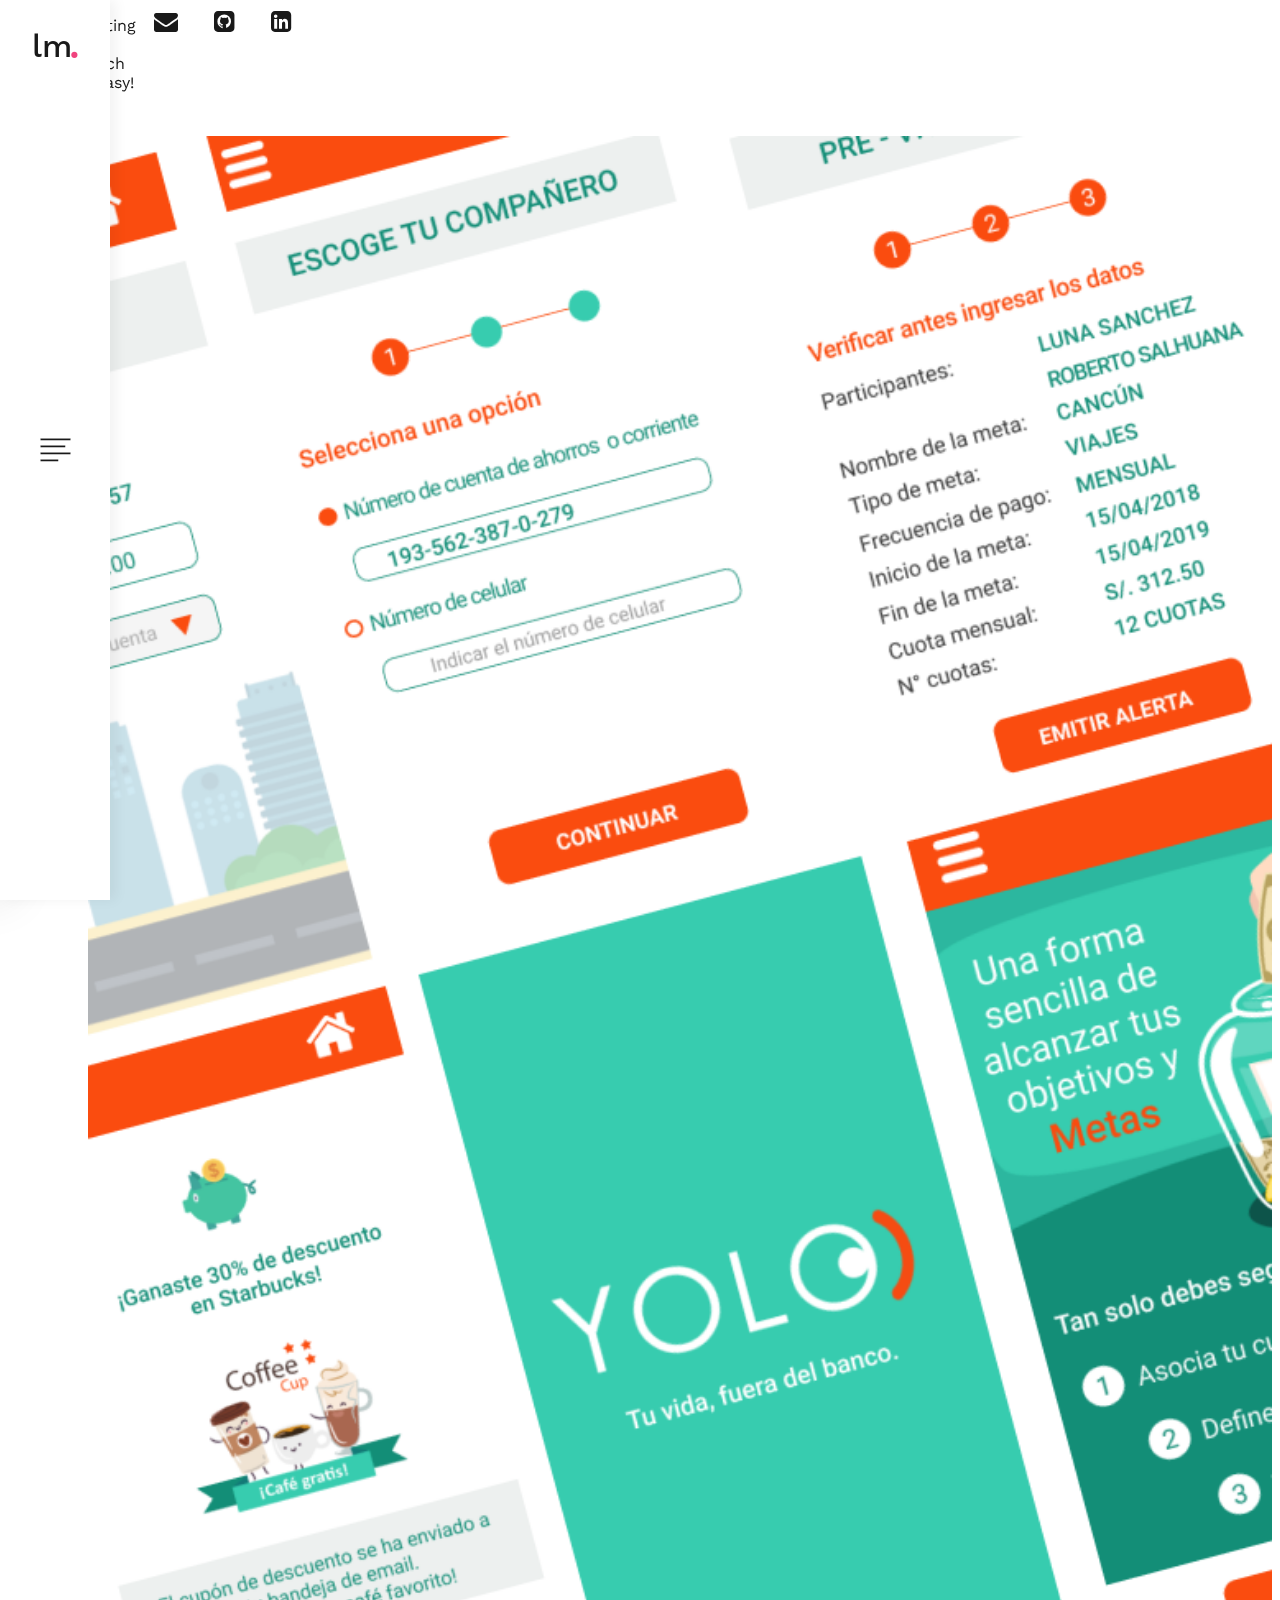
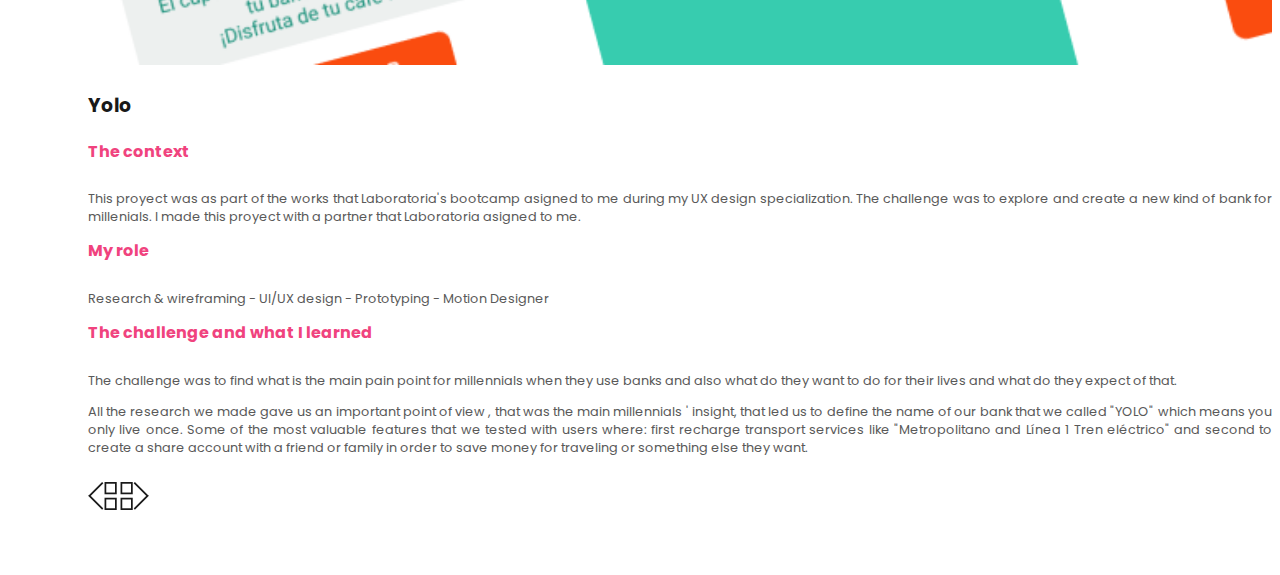
<file: portfolio8.html>
<!DOCTYPE html>
<html lang="en">

<head>
  <title>3lm</title>
  <!-- Required meta tags -->
  <meta charset="utf-8">
  <meta name="viewport" content="width=device-width, initial-scale=1, shrink-to-fit=no">
  <!-- Bootstrap CSS -->
  <link rel="stylesheet" href="https://stackpath.bootstrapcdn.com/bootstrap/4.1.3/css/bootstrap.min.css" integrity="sha384-MCw98/SFnGE8fJT3GXwEOngsV7Zt27NXFoaoApmYm81iuXoPkFOJwJ8ERdknLPMO"
    crossorigin="anonymous">
  <!-- FontAwesome CSS -->
  <link rel="stylesheet" href="css/font-awesome.min.css">
  <!-- Styles -->
  <link rel="stylesheet" href="css/style.css">
</head>

<body>
  <!-- Bar navigation & header -->
  <header class="site-header">
    <div class="site-branding">
      <h1 class="site-title">
        <a href="index.html" rel="home">
          <img src="assets/images/logo.png" alt="Logo">
        </a>
      </h1>
    </div>
    <div class="hamburger-menu">
      <div class="menu-icon">
        <img src="assets/images/menu-icon.png" alt="menu icon">
      </div>
      <div class="menu-close-icon">
        <img src="assets/images/x.png" alt="menu close icon">
      </div>
    </div>
  </header>
  <nav class="site-navigation flex flex-column justify-content-between">
    <div class="site-branding d-none d-lg-block ">
      <h1 class="site-title">
        <a href="index.html" rel="home">
          <img src="assets/images/logo2.png" alt="Logo">
        </a>
      </h1>
      <p class="text-center"> Ux Designer & Marketing</p>
    </div>
    <ul class="main-menu flex flex-column justify-content-center">
      <li class="current-menu-item">
        <a href="index.html">Home</a>
      </li>
      <li>
        <a href="about_me.html">About me</a>
      </li>
      <li>
        <a href="portfolio.html">Portfolio</a>
      </li>
    </ul>
    <p class="text-center">
      Getting in touch is easy!
    </p>
    <!-- .social-profiles -->
    <div class="social-profiles">
      <ul class="flex justify-content-start justify-content-lg-center align-items-center">
        <li>
          <a href="mailto:loayza.lourdes@gmail.com?subject=Portafolio">
            <i class="fa fa-lg fa-envelope"></i>
          </a>
        </li>
        <li>
          <a href="https://github.com/LourdesLoayza" target="new">
            <i class="fa fa-lg fa-github-square"></i>
          </a>
        </li>
        <li>
          <a href="https://www.linkedin.com/in/lourdes-loayza-mesias/" target="new">
            <i class="fa fa-lg fa-linkedin-square"></i>
          </a>
        </li>
      </ul>
    </div>
  </nav>

  <div class="nav-bar-sep d-lg-none"></div>

  <div class="outer-container">
    <div class="single-post">
      <div class="container">
        <div class="row">
          <div class="col">
            <ul class="breadcrumbs flex align-items-center">
            </ul>
          </div>
        </div>
        <div class="row">
          <div class="col-4">
            <div class="featured-img">
              <figure>
                <img src="assets/images/portfolio8.png" alt="Yolo">
              </figure>
            </div>
          </div>
          
          <div class="col-12 col-lg-8">
            <div class="content-area">
              <header class="entry-header">
                <h3>Yolo</h3>
              </header>
              <div class="entry-content">
                <h5>The context</h5>
                <p>This proyect was as part of the works that Laboratoria's bootcamp asigned to me during my UX design specialization. The challenge was to explore and create a new kind of bank for millenials. I made this proyect with a partner that Laboratoria asigned to me.</p>
                <h5>My role</h5>
                <p>Research & wireframing - UI/UX design - Prototyping - Motion Designer</p>
                <h5>The challenge and what I learned</h5>
                <p>The challenge was to find what is the main pain point for millennials when they use banks and also what do they want to do for their lives and what do they expect of that.</p>
                <p>All the research we made gave us an important point of view , that was the main millennials ' insight, that led us to define the name of our bank that we called "YOLO" which means you only live once. Some of the most valuable features that we tested with users where:  first recharge transport services like "Metropolitano and Línea 1 Tren eléctrico" and second to create a share account with a friend or family in order to save money for traveling or something else they want. </p>
              </div>
              <div class="col">
                <nav class="post-nav">
                  <ul class="flex justify-content-between align-items-center">
                    <li>
                      <a href="portfolio7.html">
                        <img src="images/angle-left.png" alt="Previous">
                      </a>
                    </li>
                    <li>
                      <a href="portfolio.html">
                        <img src="images/portfolio-icon.png" alt="Back to Portfolio">
                      </a>
                    </li>
                    <li>
                      <a href="portfolio1.html">
                        <img src="images/angle-right.png" alt="Next">
                      </a>
                    </li>
                  </ul>
                </nav>
              </div>
            </div>
          </div>
        </div>
      </div>
    </div>
  </div>

  <script type='text/javascript' src='js/jquery.js'></script>
  <script type='text/javascript' src='js/custom.js'></script>

</body>

</html>
</file>
<file: css/style.css>
@import url('https://fonts.googleapis.com/css?family=Poppins:300,400,500,600,700|Work+Sans:300,400,500,600,700');

body {
    color: #191919;
    font-family: 'Work Sans', sans-serif;
}

img {
    vertical-align: baseline;
}

/*--------------------------------------------------------------
# Links
--------------------------------------------------------------*/
a {
    color: royalblue;
}

a:visited {
    color: purple;
}

a:hover, a:focus, a:active {
    color: midnightblue;
}

a:focus {
    outline: thin dotted;
}

a:hover, a:active {
    outline: 0;
    list-style: none;
}

/*--------------------------------------------------------------
# Helper Utilities
--------------------------------------------------------------*/
.flex {
    display: flex;
}

/*--------------------------------------------------------------
# Outer Container
--------------------------------------------------------------*/
@media screen and (min-width: 992px) {
    .outer-container {
        padding-left: 80px;
    }
}

@media screen and (min-width: 768px) {
    .no-padding {
        padding: 0;
    }
}

/*--------------------------------------------------------------
# Header
--------------------------------------------------------------*/
/*
# Site Branding
--------------------------------*/
.site-branding {
    transition: all .5s;
}

.site-title {
    margin: 0;
    text-align: center;
}

.site-navigation .site-title a {
    display: block;
}

/*
  Hamburger Menu
----------------------------------------*/
.hamburger-menu .menu-icon,
.hamburger-menu .menu-close-icon {
    width: 44px;
    height: 44px;
    text-align: center;
    cursor: pointer;
    transition: all 0.5s;
}

.hamburger-menu.close .menu-icon {
    visibility: hidden;
    opacity: 0;
}

.menu-close-icon {
    visibility: hidden;
    opacity: 0;
}

.hamburger-menu.close .menu-close-icon {
    visibility: visible;
    opacity: 1;
}

.hamburger-menu img {
    display: block;
    margin: 0 auto;
}

/*
# Site Navigation
--------------------------------*/
.site-navigation {
    transition: all .5s;
}

/*
# Main Menu
--------------------------------*/
.main-menu {
    padding: 15px 30px;
    margin: 0;
}

.main-menu li {
    display: block;
    padding: 12px 0;
    font-size: 25px;
    font-weight: 500;
    border-bottom: 1px solid #ebebeb;
}

.main-menu li:nth-last-of-type(1) {
    border-bottom: 0;
}

.main-menu li a {
    display: block;
    color: #a6a6a6;
    text-decoration: none;
    transition: all 0.35s;
}

.main-menu li a:hover,
.main-menu li.current-menu-item a {
    color: #f0437e;
}

/*
# Social Profiles
--------------------------------*/
.social-profiles ul {
    padding: 10px 0 34px 0;
    margin: 0;
}

.social-profiles ul li {
    display: block;
    padding: 0 18px;
    font-size: 1.5rem;
}

.social-profiles ul li a {
    color: #191919;
    transition: all 0.35s;
}

.social-profiles ul li a:hover {
    color: #f0437e;
}

.nav-bar-sep {
    height: 78px;
}

@media screen and (max-width: 992px) {
    .site-header {
        position: fixed;
        top: 0;
        left: 0;
        z-index: 999;
        width: 100%;
        padding: 15px 30px;
        background: #fff;
        box-shadow: 0 12px 24px rgba(0,0,0,.09);
    }

    .site-header,
    .hamburger-menu {
        display: flex;
        justify-content: space-between;
        align-items: center;
    }

    .hamburger-menu {
        flex-flow: column;
    }

    .hamburger-menu .menu-icon, .hamburger-menu .menu-close-icon {
        position: absolute;
        top: 26px;
        right: 24px;
    }

    .main-menu li {
        position: relative;
    }

    .main-menu li::after {
        content: '';
        position: absolute;
        top: 11px;
        right: 0;
        font-family: 'FontAwesome', serif;
    }

    .main-menu li:hover::after,
    .main-menu li.current-menu-item::after {
        color: #f0437e;
    }

    .site-navigation {
        position: absolute;
        top: 78px;
        left: 0;
        z-index: 99;
        width: 100%;
        height: 500px;
        background: #fff;
        box-shadow: 0 12px 24px rgba(0,0,0,.09);
        visibility: hidden;
        opacity: 0;
        transition: all 0.35s;
    }

    .site-navigation.show {
        visibility: visible;
        opacity: 1;
    }

    .social-profiles ul {
        padding: 80px 15px 30px;
        margin: 0;
    }
}

@media screen and (min-width: 992px) {
    .site-header,
    .site-navigation {
        position: fixed;
        top: 0;
        left: 0;
        z-index: 999;
        width: 80px;
        height: 100vh;
        padding: 0 15px;
        box-shadow: 6px 0 12px rgba(0,0,0,.05);
    }

    .site-navigation {
        background: #f7f7f7;
    }

    .site-navigation.show {
        left: 80px;
    }

    .site-header {
        background: #fff;
    }

    .site-header.no-shadow {
        box-shadow: none;
    }

    .site-header .site-branding.hide {
        visibility: hidden;
        opacity: 0;
    }

    .site-title {
        padding: 28px 0 10px 0;
    }

    .hamburger-menu .menu-icon,
    .hamburger-menu .menu-close-icon {
        position: absolute;
        top: calc(50vh - 22px);
        left: 15px;
        width: calc(100% - 30px);
        padding: 10px 0;
    }

    .site-navigation {
        left: -250px;
        z-index: 99;
        width: 250px;
        padding: 0;
        box-shadow: 16px 0 42px rgba(0,0,0,.09);
    }

    .main-menu {
        height: calc(100vh - 160px);
        padding: 0;
    }

    .main-menu li {
        border-bottom: 0;
        text-align: center;
    }

    .social-profiles ul li {
        font-size: 1.125rem;
    }
}

/*--------------------------------------------------------------
# Portfolio
--------------------------------------------------------------*/
.portfolio-page .scroll-down {
    margin-left: -60px;
}

.portfolio-content {
    position: relative;
    margin-bottom: 30px;
}

.home-page {
    padding-top: 15px;
}

.home-page .portfolio-content {
    margin-bottom: 15px;
}

.portfolio-content figure {
    margin: 0;
}

.portfolio-content figure img {
    display: block;
    width: 100%;
    height: auto;
    min-height: 100%;
}

.portfolio-content .entry-content {
    position: absolute;
    top: 0;
    left: 0;
    width: 100%;
    height: 100%;
    background: rgba(255,255,255,.9);
    font-family: 'Poppins', sans-serif;
    text-align: center;
    visibility: hidden;
    opacity: 0;
    transition: all 0.35s;
}

.portfolio-content:hover .entry-content {
    visibility: visible;
    opacity: 1;
}

.portfolio-content h3 {
    margin-bottom: 0;
    font-family: 'Poppins', sans-serif;
    font-size: 1.5rem;
    font-weight: 500;
}

.home-page .portfolio-content h3 {
    font-size: 2.25rem;
}

.portfolio-content h3 a {
    color: #191919;
    text-decoration: none;
}

.portfolio-content ul {
    padding: 0;
    margin: 10px 0 0;
    list-style: none;
}

.portfolio-content li {
    margin: 0 3px;
}

.portfolio-content li a {
    font-size: 1rem;
    color: #e751ac;
}

@media screen and (min-width: 768px) {
    .home-page {
        padding: 0;
    }

    .home-page .portfolio-content {
        margin-bottom: 0;
    }
}

/*--------------------------------------------------------------
# Breadcrumbs
--------------------------------------------------------------*/
.breadcrumbs {
    padding: 25px 0;
    margin: 0;
    color: #a6a6a6;
    list-style: none;
    font-family: 'Poppins', sans-serif;
}

.breadcrumbs li {
    position: relative;
    color: #a6a6a6;
    padding: 0 12px;
}

.breadcrumbs li:nth-of-type(1) {
    padding-left: 0;
}

.breadcrumbs li::after {
    content: '/';
    position: absolute;
    top: 0;
    right: -6px;
    width: 10px;
}


.breadcrumbs li:nth-last-of-type(1)::after {
    display: none;
}

.breadcrumbs li a {
    color: #191919;
    text-decoration: none;
}

/*--------------------------------------------------------------
# Single Portfolio
--------------------------------------------------------------*/
.single-portfolio {
    padding-top: 15px;
    padding-bottom: 70px;
}

.single-portfolio figure img {
    max-width: 100%;
}

.single-portfolio .content-area h1 {
    margin-top: 20px;
    font-size: 1.5rem;
    font-family: 'Poppins', sans-serif;
}

.content-area .entry-content h3 {
    margin-top: 10px;
    font-size: 1rem;
    font-family: 'Poppins', sans-serif;
    color: #595959;
}

.content-area .entry-content h5 {
    margin-top: 10px;
    font-size: 1rem;
    font-family: 'Poppins', sans-serif;
    color: #f0437e
}

.single-portfolio .content-area .entry-content {
    margin-top: 15px;
    font-family: 'Poppins', sans-serif;
    line-height: 1.3;
    color: #595959;
}

/*
# Post Nav
--------------------------------*/
.post-nav {
    margin: 25px 0 0;
}

.post-nav ul {
    padding: 0;
    margin: 0;
    list-style: none;
}

@media screen and (min-width: 576px) {
    .single-portfolio {
        padding-top: 45px;
    }
}

@media screen and (min-width: 992px) {
    .single-portfolio {
        padding-top: 90px;
    }
}

@media screen and (min-width: 1200px) {
    .single-portfolio {
        padding-top: 115px;
    }
}

/*--------------------------------------------------------------
# Blog
--------------------------------------------------------------*/
.blog-page {
    padding-top: 15px;
    font-family: 'Poppins', sans-serif;
}

.blog-page .blog-content figure,
.blog-page .blog-content .entry-content {
    width: 50%;
}

.blog-page .blog-content figure {
    margin: 0;
    overflow: hidden;
}

.blog-page .blog-content figure img {
    display: block;
    width: 100%;
    height: auto;
}

.blog-page .blog-content .entry-content {
    padding: 25px;
}

.blog-page .blog-content {
    transition: all .35s;
}

.blog-page .blog-content:hover {
    background: #f0437e;
}

.blog-page .blog-content header {
    width: 100%;
}

.blog-page .blog-content .entry-content h3 {
    position: relative;
}

.blog-page .blog-content .entry-content h3::before {
    content: '';
    position: absolute;
    top: 7px;
    left: -35px ;
    z-index: 99;
    width: 20px;
    height: 20px;
    transform: rotate(45deg);
    background: #fff;
}

.blog-page .blog-content .entry-content h3 a {
    color: #191919;
    font-size: 1rem;
    font-weight: 500;
}

.blog-page .blog-content .posted-by {
    margin-top: 10px;
    color: #595959;
    font-size: 0.875rem;
}

.blog-page .blog-content .posted-on {
    position: relative;
    margin-right: 20px;
    color: #bfbfbf;
    font-size: 0.875rem;
}

.blog-page .blog-content .posted-on::after {
    content: '/';
    position: absolute;
    top: 0;
    right: -14px;
}

.blog-page .blog-content footer ul {
    padding: 0;
    margin: 0;
    list-style: none;
}

.blog-page .blog-content footer li {
    padding: 0 3px;
    font-size: 0.875rem;
}

.blog-page .blog-content footer li a {
    color: #f0437e;
}

.blog-page .blog-content:hover .entry-content h3 a,
.blog-page .blog-content:hover .posted-by,
.blog-page .blog-content:hover .posted-on,
.blog-page .blog-content:hover footer li a {
    color: #fff;
}

@media screen and (max-width: 1200px) {
    .blog-page .col-12:nth-of-type(even) .blog-content {
        flex-flow: row-reverse !important;
    }

    .blog-page .col-12:nth-of-type(even) .blog-content .entry-content h3::before {
        right: -50px;
        left: auto;
    }
}

@media screen and (max-width: 768px) {
    .blog-page .col-12:nth-of-type(even) .blog-content .entry-content h3::before {
        right: -35px;
    }

    .blog-page .blog-content .entry-content h3 {
        line-height: 1;
    }
}

@media screen and (min-width: 576px) {
    .blog-page .blog-content .entry-content h3 a {
        font-size: 1.5rem;
    }
}

@media screen and (min-width: 768px) {
    .blog-page {
        padding-top: 0;
    }

    .blog-page .blog-content .entry-content {
        padding: 35px 40px;
    }

    .blog-page .blog-content .entry-content h3::before {
        left: -50px ;
    }
}

@media screen and (min-width: 1200px) {
    .blog-page .blog-content.flex-row-reverse .entry-content h3::before {
        right: -50px;
        left: auto;
    }
}

/*--------------------------------------------------------------
# Single Blog Page
--------------------------------------------------------------*/
.single-post,
.single-page {
    padding-bottom: 50px;
    font-family: 'Poppins', sans-serif;
}

/*
# Featured Image
--------------------------------*/
.single-post .featured-img figure,
.single-page .featured-img figure {
    margin: 0;
}

.single-post .featured-img figure img,
.single-page .featured-img figure img {
    width: 100%;
}

/*
# Content Area
--------------------------------*/
.single-post .content-area,
.single-page .content-area {
    margin-top: 10px;
}

.single-post .entry-header .post-meta,
.single-page .entry-header .post-meta {
    text-transform: uppercase;
    font-size: 0.6875rem;
}

.single-post .entry-header .post-meta a,
.single-page .entry-header .post-meta a {
    display: inline-block;
    margin-right: 6px;
    color: #f0437e;
}

.single-post .content-area h1,
.single-page .content-area h1 {
    margin-top: 5px;
    font-size: 1.5rem;
    font-weight: 400;
    color: #f0437e
}

.single-post .content-area .entry-content p,
.single-page .content-area .entry-content p {
    margin-bottom: 0.75rem;
    font-size: 0.8rem;
    text-align: justify;
    color: #595959;
}

/*--------------------------------------------------------------
# Single Page
--------------------------------------------------------------*/
.single-page .content-area .entry-content {
    border-bottom: 0;
    padding-bottom: 12px;
}
</file>
